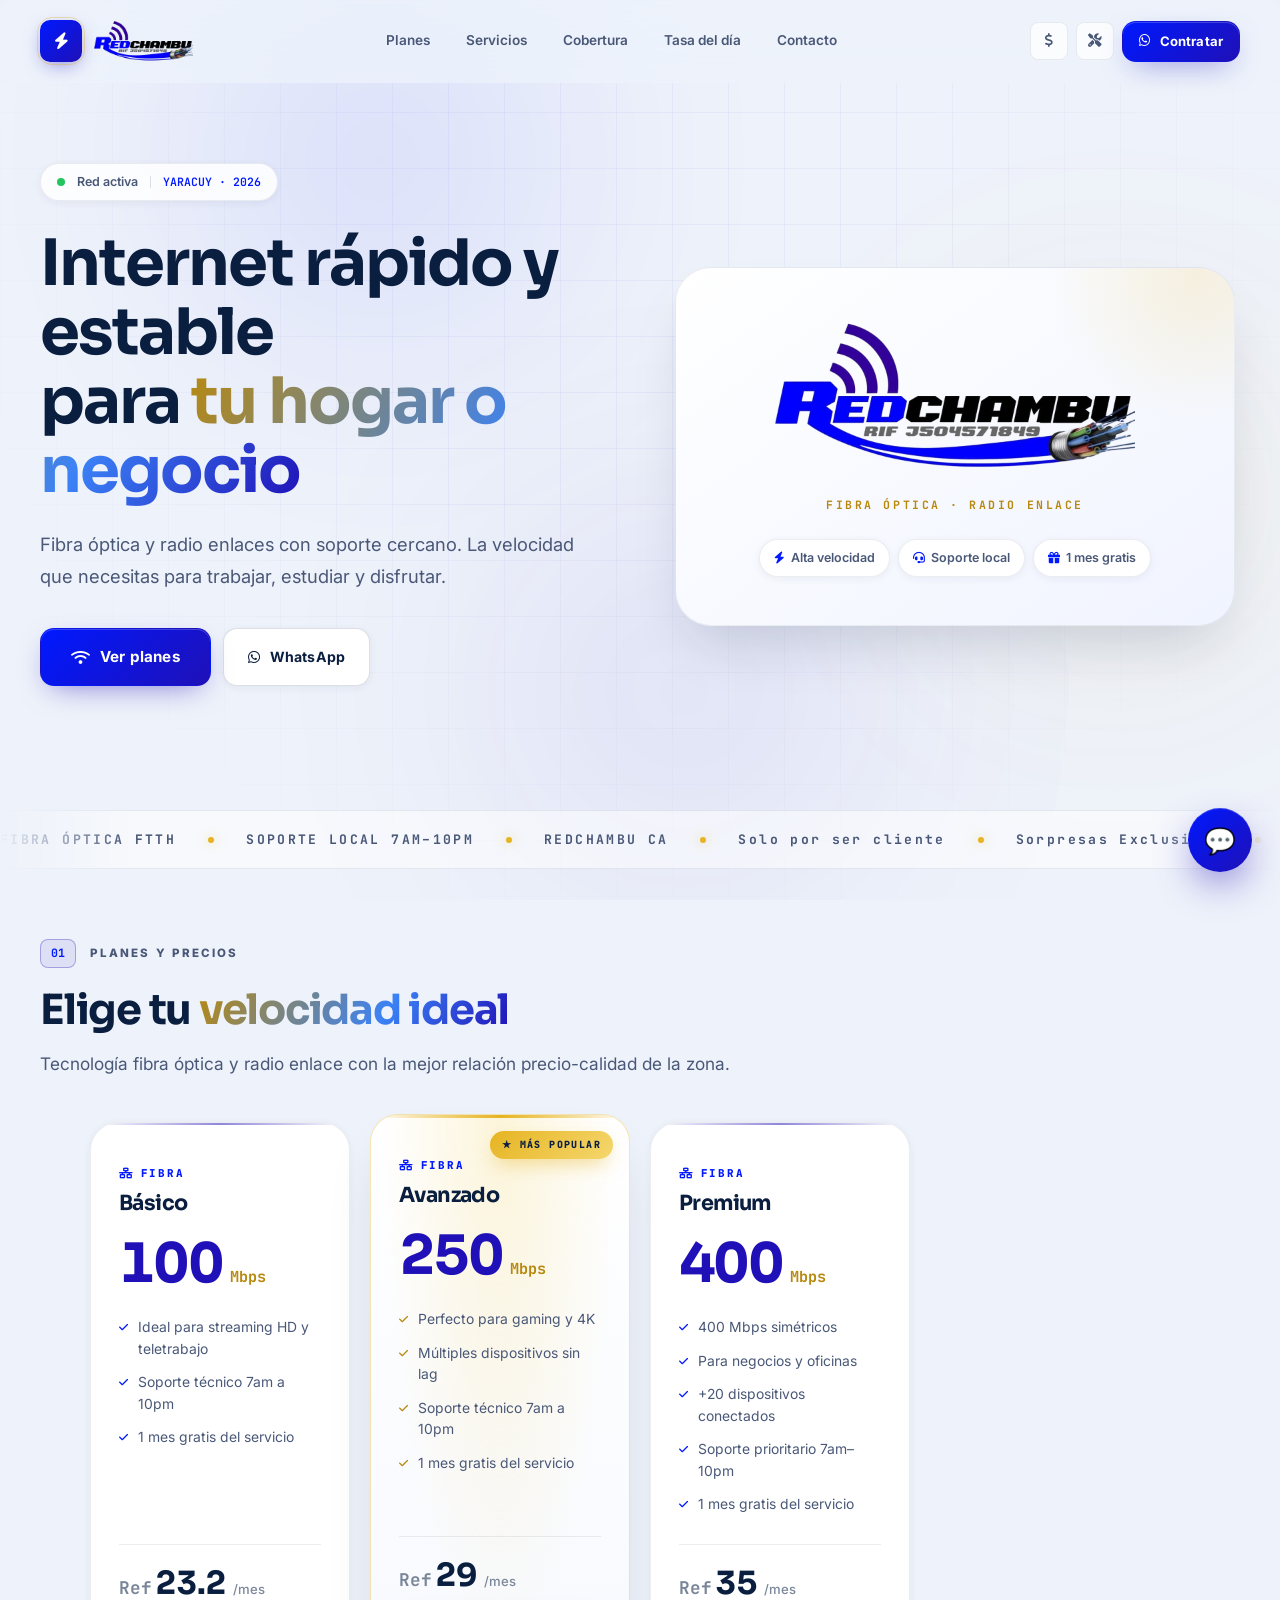
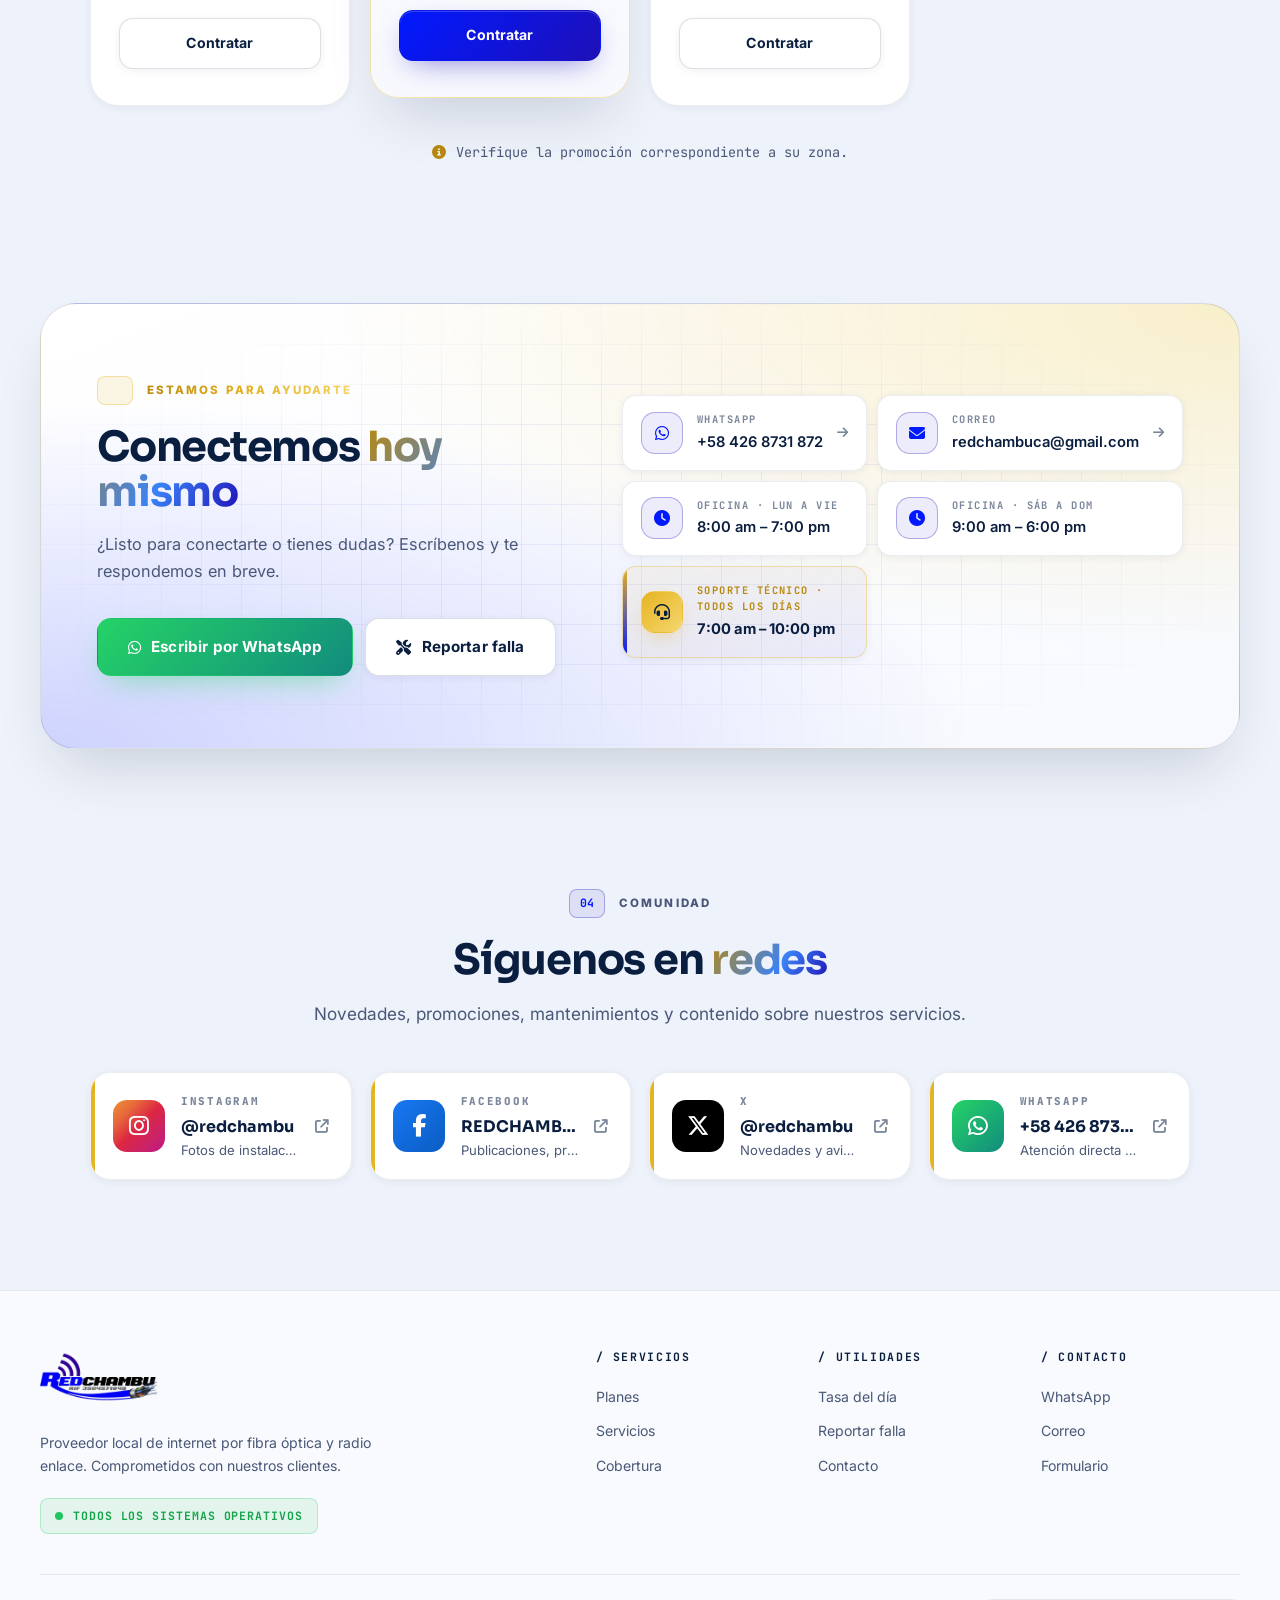
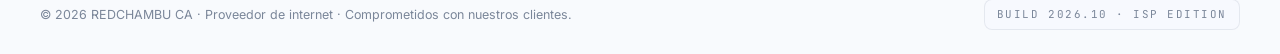
<file: index.html>
<!DOCTYPE html>
<html lang="es">
<head>
  <meta charset="UTF-8" />
  <meta name="viewport" content="width=device-width, initial-scale=1, viewport-fit=cover" />
  <meta name="theme-color" content="#eef2fa">
  <meta name="description" content="REDCHAMBU CA — Internet de fibra óptica y radio enlace en tu zona. Planes desde $23.2, soporte local y cobertura en crecimiento.">

  <meta property="og:type" content="website">
  <meta property="og:url" content="https://redchambucave.github.io/">
  <meta property="og:title" content="REDCHAMBU CA | Internet de confianza">
  <meta property="og:description" content="Fibra Óptica y Radio Enlaces. Planes desde $23.2. Consulta cobertura.">
  <meta property="og:image" content="https://redchambucave.github.io/web/img/RedChambuCA.png">
  <meta property="og:locale" content="es_VE">

  <title>REDCHAMBU CA | Internet de confianza en tu zona</title>

  <link rel="icon" type="image/webp" href="img/RedChambuCA.webp">
  <link rel="apple-touch-icon" href="img/RedChambuCA.webp">

  <link rel="preconnect" href="https://fonts.googleapis.com">
  <link rel="preconnect" href="https://fonts.gstatic.com" crossorigin>
  <link href="https://fonts.googleapis.com/css2?family=Inter:wght@400;500;600;700;800&family=Sora:wght@600;700;800&family=JetBrains+Mono:wght@500;700&display=swap" rel="stylesheet">

  <link rel="preconnect" href="https://cdnjs.cloudflare.com">
  <link rel="stylesheet" href="https://cdnjs.cloudflare.com/ajax/libs/font-awesome/6.7.2/css/all.min.css">

  <link rel="stylesheet" href="css/main.css">
  <link rel="stylesheet" href="css/home.css?v=4">
  <link rel="stylesheet" href="css/bot.css">
</head>
<body>

  <!-- Atmósfera -->
  <div class="atmo" aria-hidden="true">
    <div class="atmo-grid"></div>
    <div class="atmo-glow a"></div>
    <div class="atmo-glow b"></div>
    <div class="atmo-glow c"></div>
  </div>

  <!-- Header -->
  <header class="hdr" id="hdr">
    <div class="wrap hdr-inner">
      <a href="index.html" class="hdr-logo" aria-label="REDCHAMBU CA - Inicio">
        <span class="logo-mark"><i class="fas fa-bolt"></i></span>
        <img src="img/RedChambuCA.webp" alt="REDCHAMBU CA" width="160" height="36" decoding="async">
      </a>

      <nav class="hdr-nav" aria-label="Principal">
        <a href="index.html"> Planes</a>
        <a href="servicios.html"> Servicios</a>
        <a href="cobertura.html"> Cobertura</a>
        <a href="tasa.html"> Tasa del día</a>
        <a href="index.html#contacto"> Contacto</a>
      </nav>

      <div class="hdr-actions">
        <a href="tasa.html" class="hdr-utility" aria-label="Tasa del día"><i class="fas fa-dollar-sign"></i></a>
        <a href="reporte.html" class="hdr-utility" aria-label="Reportar falla"><i class="fas fa-tools"></i></a>
        <a href="https://wa.me/584268731872" target="_blank" rel="noopener noreferrer" class="btn btn-primary btn-sm">
          <i class="fab fa-whatsapp"></i> Contratar
        </a>
        <button class="hdr-menu" id="menuBtn" aria-label="Abrir menú" aria-expanded="false" aria-controls="mnav">
          <i class="fas fa-bars"></i>
        </button>
      </div>
    </div>
  </header>

  <!-- Menú móvil -->
  <div class="mnav" id="mnav" aria-hidden="true">
    <div class="mnav-top">
      <img src="img/RedChambuCA.webp" alt="REDCHAMBU CA" width="160" height="36">
      <button class="mnav-close" id="menuClose" aria-label="Cerrar menú"><i class="fas fa-times"></i></button>
    </div>
    <ul class="mnav-list">
      <li><a href="index.html" data-close><i class="fas fa-wifi"></i> Planes</a></li>
      <li><a href="servicios.html" data-close><i class="fas fa-th-large"></i> Servicios</a></li>
      <li><a href="cobertura.html" data-close><i class="fas fa-map-marked-alt"></i> Cobertura</a></li>
      <li><a href="tasa.html" data-close><i class="fas fa-dollar-sign"></i> Tasa del día</a></li>
      <li><a href="reporte.html" data-close><i class="fas fa-tools"></i> Reportar falla</a></li>
      <li><a href="index.html#contacto" data-close><i class="fas fa-headset"></i> Contacto</a></li>
    </ul>
    <div class="mnav-foot">
      <a href="https://wa.me/584268731872" target="_blank" rel="noopener noreferrer" class="btn btn-wa">
        <i class="fab fa-whatsapp"></i> Escribir por WhatsApp
      </a>
      <small>REDCHAMBU CA · Internet de confianza</small>
    </div>
  </div>

  <main>
    <!-- HERO -->
    <section class="hero">
      <div class="wrap hero-inner">
        <div class="hero-copy">
          <div class="hero-tag">
            <span class="pulse-dot"></span>
            <span>Red activa</span>
            <span class="hero-tag-sep"></span>
            <span class="mono">YARACUY · 2026</span>
          </div>

          <h1 class="hero-title">
            Internet rápido y estable<br>
            para <em>tu hogar o negocio</em>
          </h1>

          <p class="hero-lede">
            Fibra óptica y radio enlaces con soporte cercano. La velocidad que necesitas para trabajar, estudiar y disfrutar.
          </p>

          <div class="hero-cta">
            <a href="#planes" class="btn btn-primary btn-lg"><i class="fas fa-wifi"></i> Ver planes</a>
            <a href="https://wa.me/584268731872?text=Hola%20REDCHAMBU%20CA,%20quiero%20informaci%C3%B3n%20sobre%20sus%20planes" target="_blank" rel="noopener noreferrer" class="btn btn-outline">
              <i class="fab fa-whatsapp"></i> WhatsApp
            </a>
          </div>
        </div>

        <!-- HERO IMAGE (logo grande) -->
        <div class="hero-image">
          <div class="hero-illustration">
            <img src="img/RedChambuCA.webp" alt="REDCHAMBU CA" width="600" height="180" decoding="async">
            <div class="hero-tagline mono">Fibra Óptica · Radio Enlace</div>
            <div class="hero-chips">
              <span class="chip"><i class="fas fa-bolt"></i> Alta velocidad</span>
              <span class="chip"><i class="fas fa-headset"></i> Soporte local</span>
              <span class="chip"><i class="fas fa-gift"></i> 1 mes gratis</span>
            </div>
          </div>
        </div>
      </div>

      <!-- Marquee -->
      <div class="marquee" aria-hidden="true">
        <div class="marquee-track">
          <span>FIBRA ÓPTICA FTTH</span><span class="dot"></span>
          <span>SOPORTE LOCAL 7AM–10PM</span><span class="dot"></span>
          <span>REDCHAMBU CA</span><span class="dot"></span>
          <span>Solo por ser cliente</span><span class="dot"></span>
          <span>Sorpresas Exclusivas</span><span class="dot"></span>
          <span>SOPORTE LOCAL 7AM–10PM</span><span class="dot"></span>
          <span>🎁 Promoción vigente </span><span class="dot"></span>
          <span>FIBRA ÓPTICA FTTH</span><span class="dot"></span>
          <span>SOPORTE LOCAL 7AM–10PM</span><span class="dot"></span>
          <span>REDCHAMBU CA</span><span class="dot"></span>
          <span>Solo por ser cliente</span><span class="dot"></span>
          <span>Sorpresas Exclusivas</span><span class="dot"></span>
          <span>SOPORTE LOCAL 7AM–10PM</span><span class="dot"></span>
          <span>🎁 Promoción vigente </span><span class="dot"></span>
          <span>FIBRA ÓPTICA FTTH</span><span class="dot"></span>
          <span>SOPORTE LOCAL 7AM–10PM</span><span class="dot"></span>
          <span>REDCHAMBU CA</span><span class="dot"></span>
          <span>Solo por ser cliente</span><span class="dot"></span>
          <span>Sorpresas Exclusivas</span><span class="dot"></span>
          <span>SOPORTE LOCAL 7AM–10PM</span><span class="dot"></span>
          <span>🎁 Promoción vigente </span><span class="dot"></span>
          
        </div>
      </div>
    </section>

    <!-- PLANES -->
    <section id="planes" class="sect">
      <div class="wrap">
        <div class="sect-head">
          <div class="sect-meta">
            <span class="sect-num mono">01</span>
            <span class="sect-eyebrow">Planes y precios</span>
          </div>
          <h2>Elige tu <em>velocidad ideal</em></h2>
          <p>Tecnología fibra óptica y radio enlace con la mejor relación precio-calidad de la zona.</p>
        </div>

        <div class="plans" data-planes></div>

        <p class="plans-note mono">
          <i class="fas fa-info-circle"></i>
          Verifique la promoción correspondiente a su zona.
        </p>
      </div>
    </section>

    <!-- AVISOS DE LA RED -->
    <section id="avisos" class="sect" hidden>
      <div class="wrap">
        <div class="avisos-panel">
          <div class="sect-head center">
            <div class="sect-meta center">
              <span class="sect-num mono gold">02</span>
              <span class="sect-eyebrow gold">Estado del servicio</span>
            </div>
            <h2>Avisos de <em>la red</em></h2>
            <p>Consulta el estado de nuestra red y los mantenimientos programados.</p>
          </div>

          <div class="fallas-container" data-fallas></div>

          <div class="fallas-cta">
            <p>¿Tienes una falla que no aparece en la lista?</p>
            <a href="reporte.html" class="btn btn-outline">
              <i class="fas fa-tools"></i> Reportar falla
            </a>
          </div>
        </div>
      </div>
    </section>
    
    <!-- CONTACTO -->
    <section id="contacto" class="sect">
      <div class="wrap">
        <div class="cta-block" data-contacto></div>
      </div>
    </section>
  </main>

      <!-- REDES SOCIALES -->
    <section id="redes" class="sect">
      <div class="wrap">
        <div class="sect-head center">
          <div class="sect-meta center">
            <span class="sect-num mono">04</span>
            <span class="sect-eyebrow">Comunidad</span>
          </div>
          <h2>Síguenos en <em>redes</em></h2>
          <p>Novedades, promociones, mantenimientos y contenido sobre nuestros servicios.</p>
        </div>

        <div class="social-grid" data-social></div>
      </div>
    </section>

  <!-- Footer -->
  <footer class="ft">
    <div class="wrap">
      <div class="ft-top">
        <div class="ft-brand">
          <img src="img/RedChambuCA.webp" alt="REDCHAMBU CA" width="160" height="42" loading="lazy" decoding="async">
          <p>Proveedor local de internet por fibra óptica y radio enlace. Comprometidos con nuestros clientes.</p>
          <div class="ft-status mono">
            <span class="pulse-dot"></span>
            Todos los sistemas operativos
          </div>
        </div>

        <div class="ft-cols">
          <div class="ft-col">
            <h4 class="mono">/ Servicios</h4>
            <a href="index.html#planes">Planes</a>
            <a href="servicios.html">Servicios</a>
            <a href="cobertura.html">Cobertura</a>
          </div>
          <div class="ft-col">
            <h4 class="mono">/ Utilidades</h4>
            <a href="tasa.html">Tasa del día</a>
            <a href="reporte.html">Reportar falla</a>
            <a href="index.html#contacto">Contacto</a>
          </div>
          <div class="ft-col">
            <h4 class="mono">/ Contacto</h4>
            <a href="https://wa.me/584268731872" target="_blank" rel="noopener noreferrer">WhatsApp</a>
            <a href="mailto:redchambuca@gmail.com">Correo</a>
            <a href="index.html#contacto">Formulario</a>
          </div>
        </div>
      </div>

      <div class="ft-bottom">
        <p>&copy; 2026 REDCHAMBU CA · Proveedor de internet · Comprometidos con nuestros clientes.</p>
        <span class="ft-code mono">BUILD 2026.10 · ISP EDITION</span>
      </div>
    </div>
  </footer>

  <script src="js/data.js"></script>
  <script src="js/fallas.js"></script>
  <script src="js/main.js" defer></script>

</body>
</html>
</file>
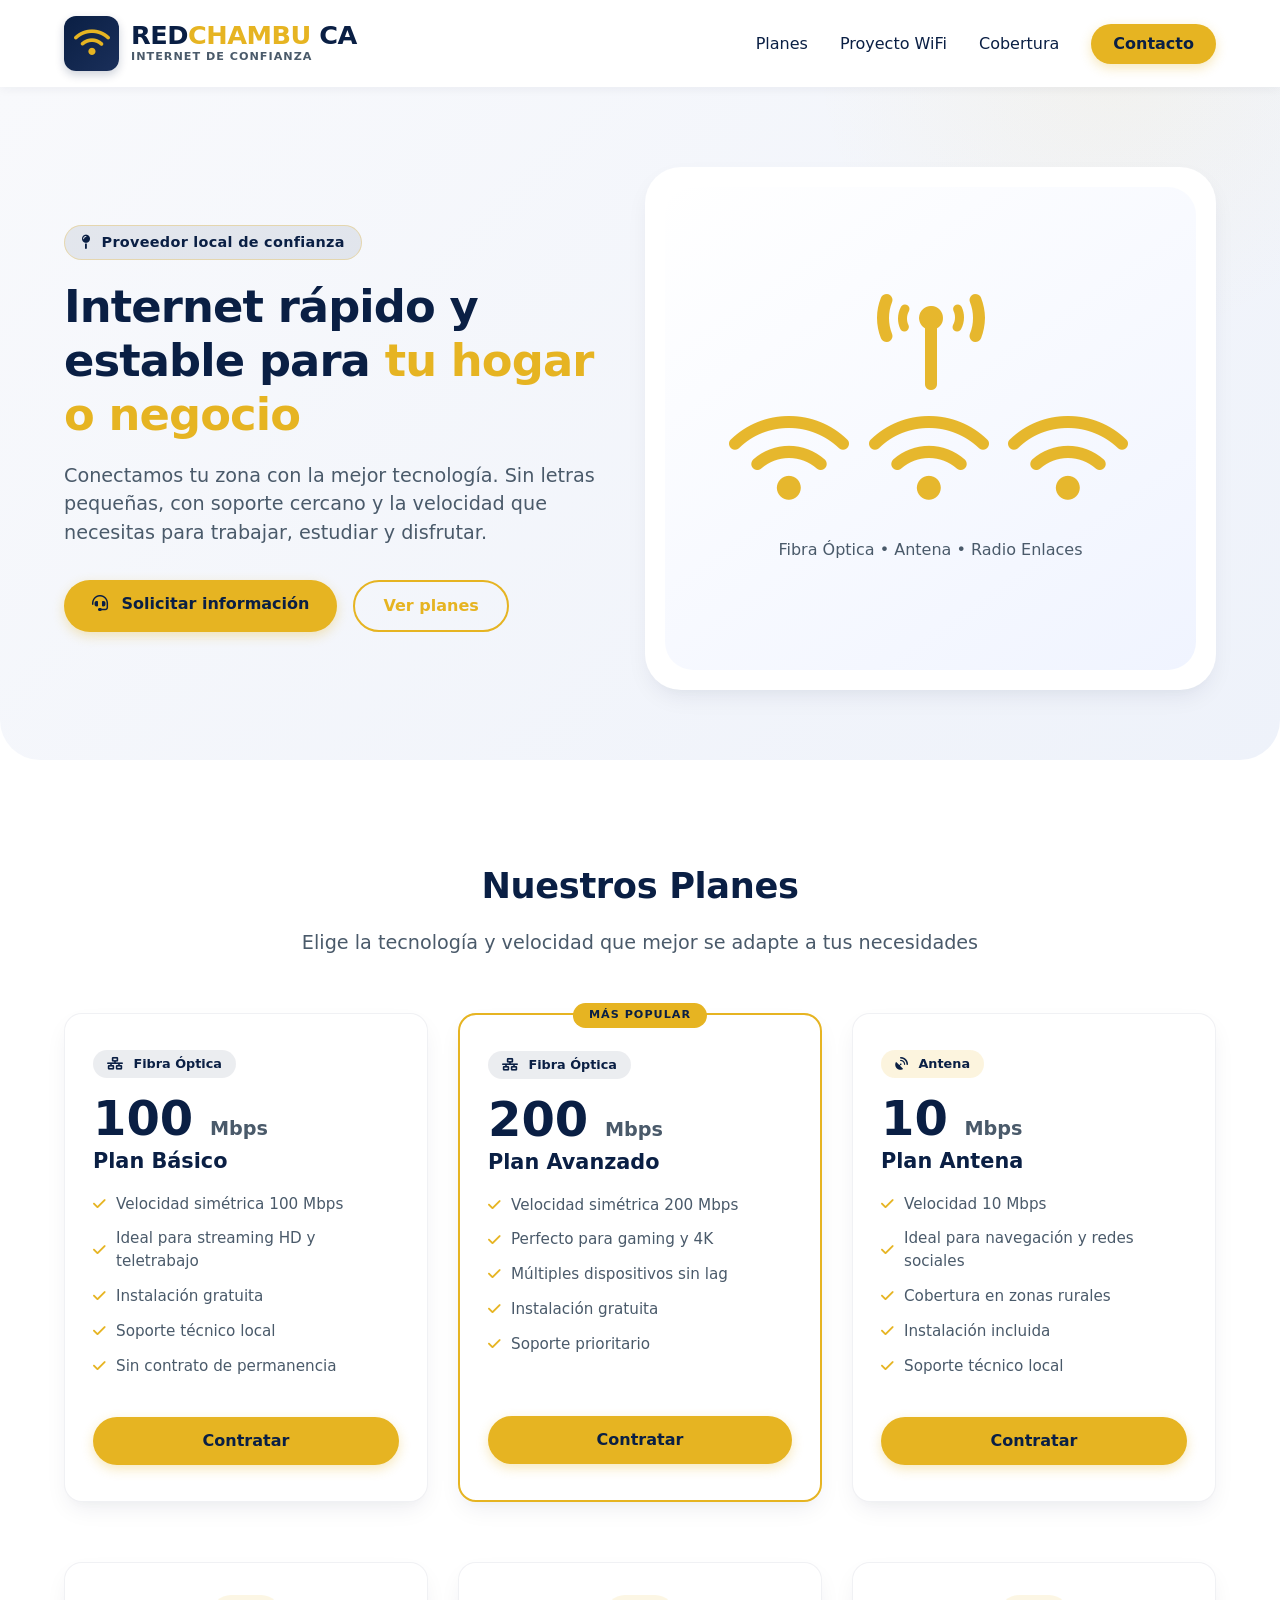
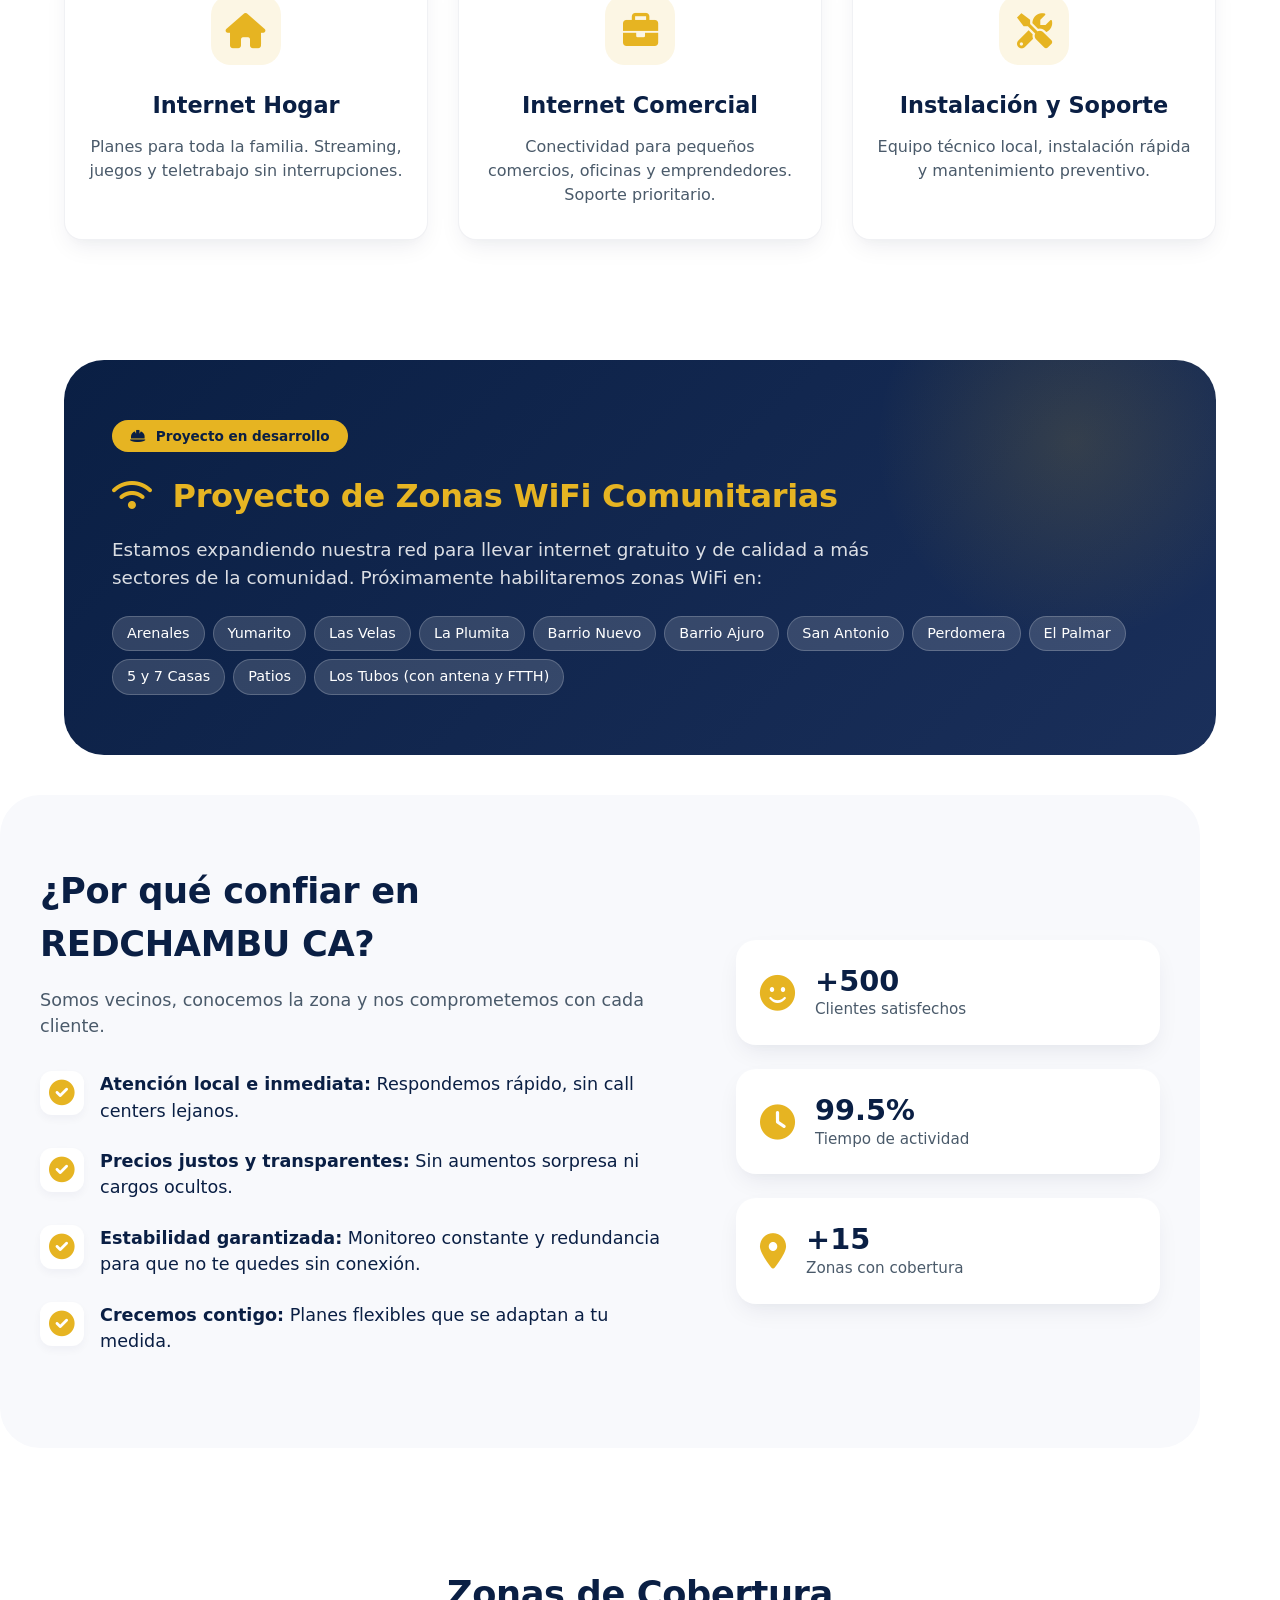
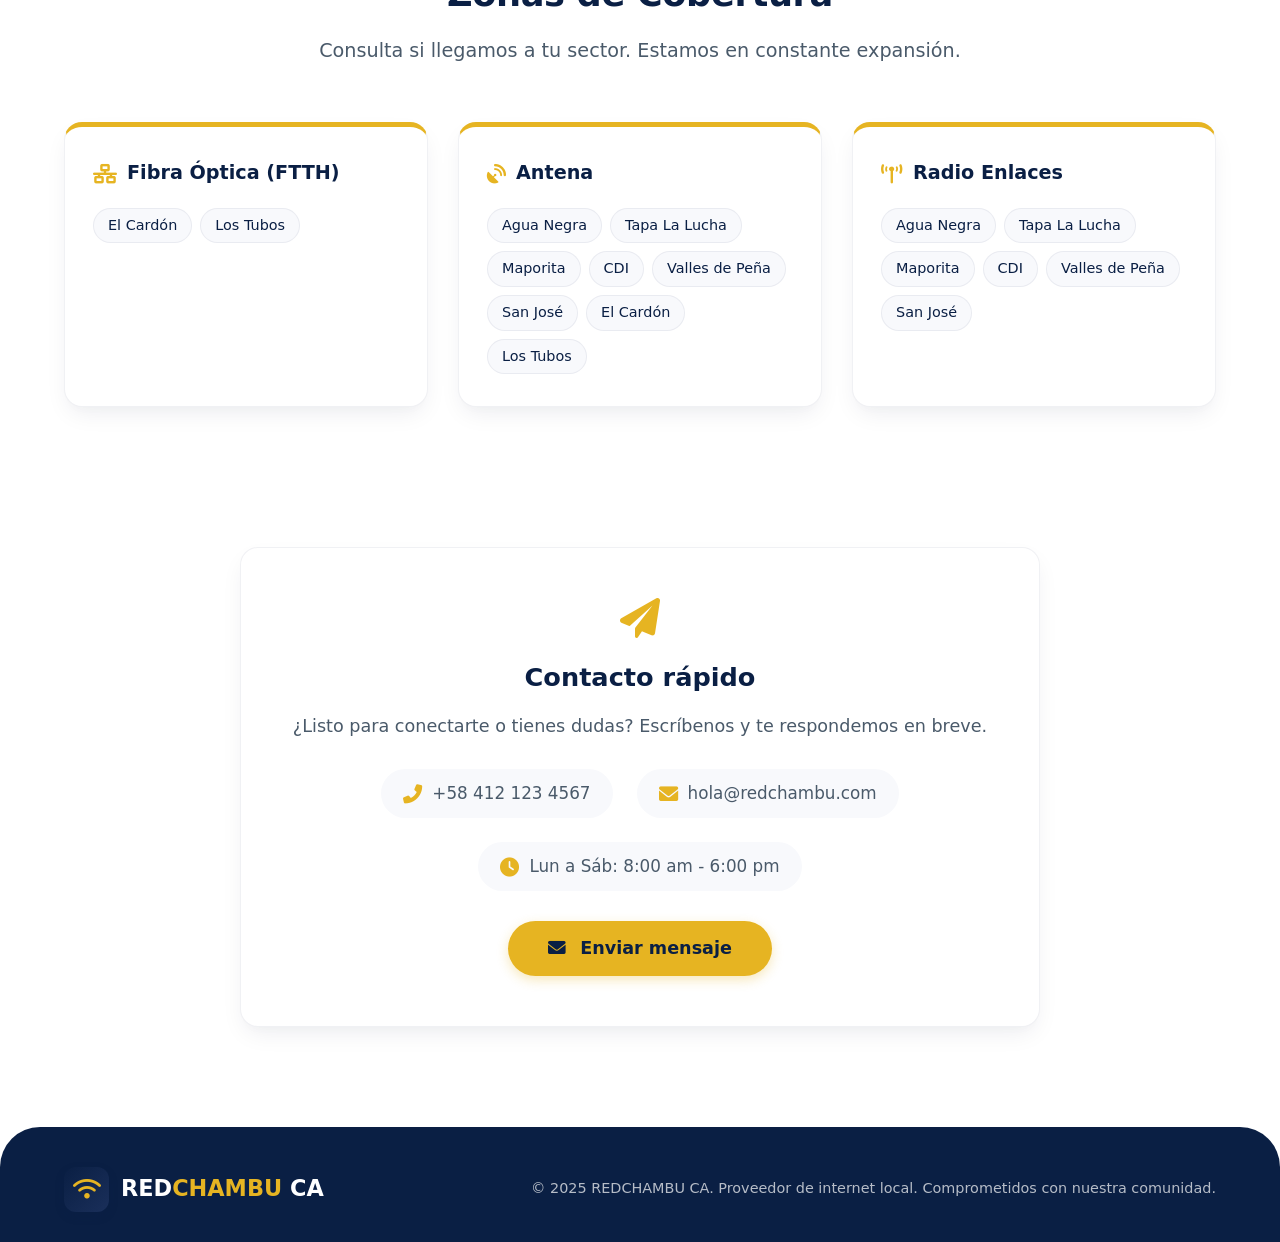
<file: main.html>
<!DOCTYPE html>
<html lang="es">
<head>
  <meta charset="UTF-8">
  <meta name="viewport" content="width=device-width, initial-scale=1.0">
  <title>REDCHAMBU CA | Internet de confianza en tu zona</title>
  <!-- Font Awesome para íconos -->
  <link rel="stylesheet" href="https://cdnjs.cloudflare.com/ajax/libs/font-awesome/6.0.0-beta3/css/all.min.css">
  <style>
    /* Reset y variables - Colores corporativos: Azul Marino y Mostaza */
    * {
      margin: 0;
      padding: 0;
      box-sizing: border-box;
    }

    :root {
      --navy: #0a1f44;          /* Azul Marino principal */
      --navy-light: #1a2f5a;    /* Azul Marino más claro */
      --navy-soft: #2a3f6a;     /* Azul Marino suave */
      --mustard: #e6b422;       /* Mostaza principal */
      --mustard-dark: #c99f1a;  /* Mostaza oscuro para hover */
      --mustard-light: #f5d76e; /* Mostaza claro para detalles */
      --light-bg: #f8f9fc;
      --dark-text: #0a1f44;
      --gray-text: #4a5a6a;
      --white: #ffffff;
      --shadow: 0 10px 25px -5px rgba(10, 31, 68, 0.08), 0 8px 10px -6px rgba(10, 31, 68, 0.02);
      --border-radius: 18px;
    }

    body {
      font-family: 'Inter', system-ui, -apple-system, 'Segoe UI', Roboto, 'Helvetica Neue', sans-serif;
      background-color: var(--white);
      color: var(--dark-text);
      line-height: 1.5;
    }

    .container {
      max-width: 1200px;
      margin: 0 auto;
      padding: 0 24px;
    }

    h1 {
      font-size: 2.8rem;
      font-weight: 700;
      line-height: 1.2;
      letter-spacing: -0.02em;
    }

    h2 {
      font-size: 2rem;
      font-weight: 600;
      letter-spacing: -0.01em;
      margin-bottom: 1rem;
    }

    h3 {
      font-size: 1.4rem;
      font-weight: 600;
      margin-bottom: 1rem;
    }

    p {
      color: var(--gray-text);
      font-size: 1.1rem;
    }

    /* Botones */
    .btn {
      display: inline-block;
      background-color: var(--mustard);
      color: var(--navy);
      font-weight: 700;
      padding: 12px 28px;
      border-radius: 40px;
      text-decoration: none;
      transition: all 0.2s ease;
      border: none;
      cursor: pointer;
      font-size: 1rem;
      box-shadow: 0 4px 12px rgba(230, 180, 34, 0.3);
    }

    .btn:hover {
      background-color: var(--mustard-dark);
      transform: translateY(-2px);
      box-shadow: 0 8px 18px rgba(230, 180, 34, 0.4);
    }

    .btn-outline {
      background-color: transparent;
      border: 2px solid var(--mustard);
      color: var(--mustard);
      box-shadow: none;
    }

    .btn-outline:hover {
      background-color: var(--mustard);
      color: var(--navy);
    }

    /* Header / Nav */
    header {
      padding: 16px 0;
      background-color: var(--white);
      box-shadow: 0 2px 10px rgba(10, 31, 68, 0.05);
      position: sticky;
      top: 0;
      z-index: 10;
      backdrop-filter: blur(6px);
      background-color: rgba(255, 255, 255, 0.95);
    }

    .header-flex {
      display: flex;
      justify-content: space-between;
      align-items: center;
    }

    /* Logo con espacio para imagen */
    .logo {
      display: flex;
      align-items: center;
      gap: 12px;
      text-decoration: none;
    }

    .logo-img {
      width: 55px;
      height: 55px;
      border-radius: 12px;
      background: linear-gradient(135deg, var(--navy) 0%, var(--navy-light) 100%);
      display: flex;
      align-items: center;
      justify-content: center;
      color: var(--mustard);
      font-size: 1.8rem;
      box-shadow: 0 4px 10px rgba(10, 31, 68, 0.2);
      overflow: hidden;
    }

    .logo-img img {
      width: 100%;
      height: 100%;
      object-fit: cover;
    }

    .logo-text {
      display: flex;
      flex-direction: column;
    }

    .logo-text .brand {
      font-size: 1.6rem;
      font-weight: 800;
      color: var(--navy);
      line-height: 1.1;
      letter-spacing: -0.5px;
    }

    .logo-text .brand span {
      color: var(--mustard);
    }

    .logo-text .tagline {
      font-size: 0.7rem;
      font-weight: 600;
      color: var(--gray-text);
      letter-spacing: 1px;
      text-transform: uppercase;
    }

    nav ul {
      display: flex;
      list-style: none;
      gap: 32px;
      align-items: center;
    }

    nav ul li a {
      text-decoration: none;
      color: var(--dark-text);
      font-weight: 500;
      transition: color 0.2s;
    }

    nav ul li a:hover {
      color: var(--mustard);
    }

    /* Hero section */
    .hero {
      padding: 80px 0 70px;
      background: linear-gradient(135deg, #f8f9fc 0%, #eef2fa 100%);
      border-radius: 0 0 40px 40px;
      margin-bottom: 20px;
      position: relative;
      overflow: hidden;
    }

    .hero::before {
      content: '';
      position: absolute;
      top: -50%;
      right: -10%;
      width: 600px;
      height: 600px;
      background: radial-gradient(circle, rgba(230, 180, 34, 0.06) 0%, transparent 70%);
      border-radius: 50%;
    }

    .hero-content {
      display: flex;
      align-items: center;
      gap: 50px;
      position: relative;
      z-index: 1;
    }

    .hero-text {
      flex: 1;
    }

    .hero-text .badge {
      display: inline-block;
      background-color: rgba(10, 31, 68, 0.08);
      color: var(--navy);
      font-weight: 600;
      font-size: 0.9rem;
      padding: 6px 16px;
      border-radius: 40px;
      margin-bottom: 20px;
      letter-spacing: 0.3px;
      border: 1px solid rgba(230, 180, 34, 0.3);
    }

    .hero-text h1 {
      margin-bottom: 20px;
      color: var(--navy);
    }

    .hero-text h1 .highlight {
      color: var(--mustard);
      position: relative;
    }

    .hero-text p {
      font-size: 1.2rem;
      margin-bottom: 32px;
      max-width: 550px;
    }

    .hero-cta {
      display: flex;
      gap: 16px;
      flex-wrap: wrap;
    }

    .hero-image {
      flex: 1;
      background: var(--white);
      border-radius: 36px;
      padding: 20px;
      box-shadow: var(--shadow);
      text-align: center;
      display: flex;
      justify-content: center;
      align-items: center;
    }

    .hero-illustration {
      background: linear-gradient(145deg, #ffffff, #f0f4ff);
      width: 100%;
      aspect-ratio: 1.1/1;
      border-radius: 28px;
      display: flex;
      flex-direction: column;
      align-items: center;
      justify-content: center;
      color: var(--navy);
      padding: 30px 20px;
    }

    .hero-illustration i {
      font-size: 6rem;
      color: var(--mustard);
      margin-bottom: 20px;
      opacity: 0.95;
    }

    .hero-illustration .wifi-signal {
      font-size: 2rem;
      font-weight: 600;
      letter-spacing: 4px;
      color: var(--navy);
    }

    .hero-illustration .small-text {
      font-size: 1rem;
      color: var(--gray-text);
      margin-top: 12px;
    }

    /* Sección servicios / Planes */
    .section {
      padding: 80px 0;
    }

    .section-header {
      text-align: center;
      max-width: 700px;
      margin: 0 auto 56px;
    }

    .section-header h2 {
      font-size: 2.2rem;
      color: var(--navy);
    }

    .section-header p {
      font-size: 1.2rem;
    }

    /* Planes */
    .plans-grid {
      display: grid;
      grid-template-columns: repeat(auto-fit, minmax(280px, 1fr));
      gap: 30px;
      margin-bottom: 60px;
    }

    .plan-card {
      background: var(--white);
      border-radius: var(--border-radius);
      padding: 36px 28px;
      box-shadow: var(--shadow);
      transition: all 0.25s ease;
      border: 1px solid rgba(10, 31, 68, 0.06);
      position: relative;
      display: flex;
      flex-direction: column;
    }

    .plan-card:hover {
      transform: translateY(-6px);
      box-shadow: 0 20px 30px -10px rgba(10, 31, 68, 0.15);
      border-color: rgba(230, 180, 34, 0.3);
    }

    .plan-card.featured {
      border: 2px solid var(--mustard);
      position: relative;
    }

    .plan-card.featured::before {
      content: 'MÁS POPULAR';
      position: absolute;
      top: -12px;
      left: 50%;
      transform: translateX(-50%);
      background: var(--mustard);
      color: var(--navy);
      font-size: 0.7rem;
      font-weight: 800;
      padding: 4px 16px;
      border-radius: 40px;
      letter-spacing: 1px;
    }

    .plan-type {
      display: inline-block;
      font-size: 0.8rem;
      font-weight: 700;
      padding: 4px 14px;
      border-radius: 40px;
      margin-bottom: 16px;
      align-self: flex-start;
    }

    .plan-type.fiber {
      background: rgba(10, 31, 68, 0.08);
      color: var(--navy);
    }

    .plan-type.antenna {
      background: rgba(230, 180, 34, 0.15);
      color: var(--navy);
    }

    .plan-speed {
      font-size: 3rem;
      font-weight: 800;
      color: var(--navy);
      line-height: 1;
      margin-bottom: 4px;
    }

    .plan-speed span {
      font-size: 1.2rem;
      font-weight: 600;
      color: var(--gray-text);
    }

    .plan-name {
      font-size: 1.3rem;
      font-weight: 700;
      color: var(--navy);
      margin-bottom: 16px;
    }

    .plan-features {
      list-style: none;
      margin-bottom: 28px;
      flex-grow: 1;
    }

    .plan-features li {
      display: flex;
      align-items: center;
      gap: 10px;
      margin-bottom: 12px;
      color: var(--gray-text);
      font-size: 0.95rem;
    }

    .plan-features li i {
      color: var(--mustard);
      font-size: 0.9rem;
    }

    .plan-card .btn {
      width: 100%;
      text-align: center;
    }

    /* Servicios adicionales */
    .services-grid {
      display: grid;
      grid-template-columns: repeat(auto-fit, minmax(260px, 1fr));
      gap: 30px;
    }

    .service-card {
      background: var(--white);
      border-radius: var(--border-radius);
      padding: 32px 24px;
      box-shadow: var(--shadow);
      transition: all 0.25s ease;
      border: 1px solid rgba(10, 31, 68, 0.06);
      text-align: center;
    }

    .service-card:hover {
      transform: translateY(-6px);
      box-shadow: 0 20px 30px -10px rgba(10, 31, 68, 0.12);
      border-color: rgba(230, 180, 34, 0.3);
    }

    .service-icon {
      background: rgba(230, 180, 34, 0.12);
      width: 70px;
      height: 70px;
      border-radius: 20px;
      display: flex;
      align-items: center;
      justify-content: center;
      margin: 0 auto 24px;
    }

    .service-icon i {
      font-size: 2.2rem;
      color: var(--mustard);
    }

    .service-card h3 {
      color: var(--navy);
      margin-bottom: 12px;
    }

    .service-card p {
      font-size: 1rem;
    }

    /* Proyecto Zonas WiFi */
    .wifi-project {
      background: linear-gradient(135deg, var(--navy) 0%, var(--navy-light) 100%);
      border-radius: 40px;
      padding: 60px 48px;
      margin: 40px 0;
      color: white;
      position: relative;
      overflow: hidden;
    }

    .wifi-project::before {
      content: '';
      position: absolute;
      top: -30%;
      right: -5%;
      width: 400px;
      height: 400px;
      background: radial-gradient(circle, rgba(230, 180, 34, 0.15) 0%, transparent 70%);
      border-radius: 50%;
    }

    .wifi-project h2 {
      color: var(--mustard);
      font-size: 2rem;
      margin-bottom: 16px;
      position: relative;
      z-index: 1;
    }

    .wifi-project p {
      color: rgba(255, 255, 255, 0.85);
      font-size: 1.15rem;
      max-width: 800px;
      margin-bottom: 12px;
      position: relative;
      z-index: 1;
    }

    .wifi-project .status-badge {
      display: inline-block;
      background: var(--mustard);
      color: var(--navy);
      font-weight: 700;
      font-size: 0.85rem;
      padding: 6px 18px;
      border-radius: 40px;
      margin-bottom: 20px;
      position: relative;
      z-index: 1;
    }

    /* Confianza */
    .trust-section {
      background: var(--light-bg);
      border-radius: 40px;
      padding: 70px 40px;
      margin: 40px 0;
    }

    .trust-flex {
      display: flex;
      align-items: center;
      gap: 60px;
    }

    .trust-text {
      flex: 1.2;
    }

    .trust-text h2 {
      color: var(--navy);
      font-size: 2.2rem;
    }

    .trust-list {
      list-style: none;
      margin-top: 32px;
    }

    .trust-list li {
      display: flex;
      align-items: flex-start;
      gap: 16px;
      margin-bottom: 24px;
      font-size: 1.1rem;
    }

    .trust-list li i {
      color: var(--mustard);
      font-size: 1.6rem;
      background: white;
      width: 44px;
      height: 44px;
      border-radius: 12px;
      display: flex;
      align-items: center;
      justify-content: center;
      box-shadow: 0 4px 8px rgba(10, 31, 68, 0.04);
      flex-shrink: 0;
    }

    .trust-list li strong {
      color: var(--navy);
    }

    .trust-stats {
      flex: 0.8;
      display: flex;
      flex-direction: column;
      gap: 24px;
    }

    .stat-item {
      background: var(--white);
      padding: 24px;
      border-radius: 20px;
      box-shadow: var(--shadow);
      display: flex;
      align-items: center;
      gap: 20px;
    }

    .stat-item i {
      font-size: 2.2rem;
      color: var(--mustard);
    }

    .stat-item .stat-number {
      font-size: 1.8rem;
      font-weight: 700;
      color: var(--navy);
      line-height: 1.2;
    }

    .stat-item .stat-label {
      color: var(--gray-text);
      font-size: 0.95rem;
    }

    /* Cobertura */
    .coverage-section {
      padding: 80px 0;
    }

    .coverage-grid {
      display: grid;
      grid-template-columns: repeat(auto-fit, minmax(300px, 1fr));
      gap: 30px;
    }

    .coverage-card {
      background: var(--white);
      border-radius: var(--border-radius);
      padding: 32px 28px;
      box-shadow: var(--shadow);
      border: 1px solid rgba(10, 31, 68, 0.06);
      border-top: 5px solid var(--mustard);
    }

    .coverage-card h3 {
      color: var(--navy);
      display: flex;
      align-items: center;
      gap: 10px;
      margin-bottom: 20px;
      font-size: 1.2rem;
    }

    .coverage-card h3 i {
      color: var(--mustard);
    }

    .coverage-tags {
      display: flex;
      flex-wrap: wrap;
      gap: 8px;
    }

    .coverage-tag {
      background: var(--light-bg);
      padding: 6px 14px;
      border-radius: 40px;
      font-weight: 500;
      color: var(--navy);
      font-size: 0.9rem;
      transition: all 0.15s;
      border: 1px solid rgba(10, 31, 68, 0.06);
    }

    .coverage-tag:hover {
      background: var(--mustard);
      color: var(--navy);
      border-color: var(--mustard);
    }

    /* Contacto */
    .contact-section {
      padding: 60px 0 80px;
    }

    .contact-box {
      background: var(--white);
      border-radius: var(--border-radius);
      padding: 50px 40px;
      box-shadow: var(--shadow);
      border: 1px solid rgba(10, 31, 68, 0.06);
      max-width: 800px;
      margin: 0 auto;
      text-align: center;
    }

    .contact-box i.main-icon {
      font-size: 2.5rem;
      color: var(--mustard);
      margin-bottom: 20px;
    }

    .contact-box h3 {
      color: var(--navy);
      font-size: 1.6rem;
    }

    .contact-info {
      display: flex;
      justify-content: center;
      flex-wrap: wrap;
      gap: 24px;
      margin: 30px 0;
    }

    .contact-info p {
      display: flex;
      align-items: center;
      gap: 10px;
      font-size: 1.05rem;
      background: var(--light-bg);
      padding: 12px 22px;
      border-radius: 40px;
    }

    .contact-info i {
      color: var(--mustard);
      font-size: 1.2rem;
    }

    .contact-box .btn {
      padding: 14px 40px;
      font-size: 1.1rem;
    }

    /* Footer */
    footer {
      background: var(--navy);
      color: #cdd9e9;
      padding: 40px 0 30px;
      margin-top: 20px;
      border-radius: 40px 40px 0 0;
    }

    .footer-content {
      display: flex;
      justify-content: space-between;
      align-items: center;
      flex-wrap: wrap;
      gap: 20px;
    }

    .footer-logo {
      display: flex;
      align-items: center;
      gap: 12px;
      text-decoration: none;
    }

    .footer-logo .logo-img {
      width: 45px;
      height: 45px;
      font-size: 1.4rem;
    }

    .footer-logo .brand {
      font-size: 1.4rem;
      font-weight: 800;
      color: white;
    }

    .footer-logo .brand span {
      color: var(--mustard);
    }

    .footer-copy {
      font-size: 0.9rem;
      color: rgba(255, 255, 255, 0.7);
    }

    /* Responsive */
    @media (max-width: 900px) {
      .hero-content {
        flex-direction: column;
        text-align: center;
      }

      .hero-text p {
        margin-left: auto;
        margin-right: auto;
      }

      .hero-cta {
        justify-content: center;
      }

      .trust-flex {
        flex-direction: column;
      }

      .trust-stats {
        width: 100%;
        flex-direction: row;
        flex-wrap: wrap;
      }

      .stat-item {
        flex: 1;
        min-width: 160px;
      }

      h1 {
        font-size: 2.3rem;
      }

      .wifi-project {
        padding: 40px 24px;
      }
    }

    @media (max-width: 600px) {
      .header-flex {
        flex-direction: column;
        gap: 16px;
      }

      nav ul {
        gap: 16px;
        flex-wrap: wrap;
        justify-content: center;
      }

      .trust-section {
        padding: 40px 20px;
      }

      .hero {
        padding: 50px 0 40px;
      }

      .footer-content {
        flex-direction: column;
        text-align: center;
      }

      .contact-info {
        flex-direction: column;
        align-items: center;
      }

      .contact-info p {
        width: 100%;
        justify-content: center;
      }

      h1 {
        font-size: 1.9rem;
      }

      .section-header h2 {
        font-size: 1.8rem;
      }

      .plan-speed {
        font-size: 2.4rem;
      }
    }
  </style>
</head>
<body>

  <!-- Header -->
  <header>
    <div class="container header-flex">
      <a href="#" class="logo">
        <!-- Espacio para logo: reemplazar el div por <img src="logo.png" alt="REDCHAMBU CA"> -->
        <div class="logo-img">
          <i class="fas fa-wifi"></i>
        </div>
        <div class="logo-text">
          <span class="brand">RED<span>CHAMBU</span> CA</span>
          <span class="tagline">Internet de confianza</span>
        </div>
      </a>
      <nav>
        <ul>
          <li><a href="#planes">Planes</a></li>
          <li><a href="#proyecto">Proyecto WiFi</a></li>
          <li><a href="#cobertura">Cobertura</a></li>
          <li><a href="#contacto" class="btn" style="padding: 8px 22px;">Contacto</a></li>
        </ul>
      </nav>
    </div>
  </header>

  <main>
    <!-- Hero -->
    <section class="hero">
      <div class="container hero-content">
        <div class="hero-text">
          <span class="badge"><i class="fas fa-map-pin" style="margin-right: 6px;"></i> Proveedor local de confianza</span>
          <h1>Internet rápido y estable para <span class="highlight">tu hogar o negocio</span></h1>
          <p>Conectamos tu zona con la mejor tecnología. Sin letras pequeñas, con soporte cercano y la velocidad que necesitas para trabajar, estudiar y disfrutar.</p>
          <div class="hero-cta">
            <a href="#contacto" class="btn"><i class="fas fa-headset" style="margin-right: 8px;"></i> Solicitar información</a>
            <a href="#planes" class="btn btn-outline">Ver planes</a>
          </div>
        </div>
        <div class="hero-image">
          <div class="hero-illustration">
            <i class="fas fa-tower-broadcast"></i>
            <div class="wifi-signal"><i class="fas fa-wifi"></i> <i class="fas fa-wifi"></i> <i class="fas fa-wifi"></i></div>
            <div class="small-text">Fibra Óptica • Antena • Radio Enlaces</div>
          </div>
        </div>
      </div>
    </section>

    <!-- Planes -->
    <section id="planes" class="section">
      <div class="container">
        <div class="section-header">
          <h2>Nuestros Planes</h2>
          <p>Elige la tecnología y velocidad que mejor se adapte a tus necesidades</p>
        </div>

        <div class="plans-grid">
          <!-- Plan Fibra Básico -->
          <div class="plan-card">
            <span class="plan-type fiber"><i class="fas fa-network-wired" style="margin-right: 6px;"></i> Fibra Óptica</span>
            <div class="plan-speed">100 <span>Mbps</span></div>
            <div class="plan-name">Plan Básico</div>
            <ul class="plan-features">
              <li><i class="fas fa-check"></i> Velocidad simétrica 100 Mbps</li>
              <li><i class="fas fa-check"></i> Ideal para streaming HD y teletrabajo</li>
              <li><i class="fas fa-check"></i> Instalación gratuita</li>
              <li><i class="fas fa-check"></i> Soporte técnico local</li>
              <li><i class="fas fa-check"></i> Sin contrato de permanencia</li>
            </ul>
            <a href="#contacto" class="btn">Contratar</a>
          </div>

          <!-- Plan Fibra Avanzado (destacado) -->
          <div class="plan-card featured">
            <span class="plan-type fiber"><i class="fas fa-network-wired" style="margin-right: 6px;"></i> Fibra Óptica</span>
            <div class="plan-speed">200 <span>Mbps</span></div>
            <div class="plan-name">Plan Avanzado</div>
            <ul class="plan-features">
              <li><i class="fas fa-check"></i> Velocidad simétrica 200 Mbps</li>
              <li><i class="fas fa-check"></i> Perfecto para gaming y 4K</li>
              <li><i class="fas fa-check"></i> Múltiples dispositivos sin lag</li>
              <li><i class="fas fa-check"></i> Instalación gratuita</li>
              <li><i class="fas fa-check"></i> Soporte prioritario</li>
            </ul>
            <a href="#contacto" class="btn">Contratar</a>
          </div>

          <!-- Plan Antena -->
          <div class="plan-card">
            <span class="plan-type antenna"><i class="fas fa-satellite-dish" style="margin-right: 6px;"></i> Antena</span>
            <div class="plan-speed">10 <span>Mbps</span></div>
            <div class="plan-name">Plan Antena</div>
            <ul class="plan-features">
              <li><i class="fas fa-check"></i> Velocidad 10 Mbps</li>
              <li><i class="fas fa-check"></i> Ideal para navegación y redes sociales</li>
              <li><i class="fas fa-check"></i> Cobertura en zonas rurales</li>
              <li><i class="fas fa-check"></i> Instalación incluida</li>
              <li><i class="fas fa-check"></i> Soporte técnico local</li>
            </ul>
            <a href="#contacto" class="btn">Contratar</a>
          </div>
        </div>

        <!-- Servicios adicionales -->
        <div class="services-grid">
          <div class="service-card">
            <div class="service-icon"><i class="fas fa-home"></i></div>
            <h3>Internet Hogar</h3>
            <p>Planes para toda la familia. Streaming, juegos y teletrabajo sin interrupciones.</p>
          </div>
          <div class="service-card">
            <div class="service-icon"><i class="fas fa-briefcase"></i></div>
            <h3>Internet Comercial</h3>
            <p>Conectividad para pequeños comercios, oficinas y emprendedores. Soporte prioritario.</p>
          </div>
          <div class="service-card">
            <div class="service-icon"><i class="fas fa-tools"></i></div>
            <h3>Instalación y Soporte</h3>
            <p>Equipo técnico local, instalación rápida y mantenimiento preventivo.</p>
          </div>
        </div>
      </div>
    </section>

    <!-- Proyecto Zonas WiFi -->
    <section id="proyecto" class="container">
      <div class="wifi-project">
        <span class="status-badge"><i class="fas fa-hard-hat" style="margin-right: 6px;"></i> Proyecto en desarrollo</span>
        <h2><i class="fas fa-wifi" style="margin-right: 10px;"></i> Proyecto de Zonas WiFi Comunitarias</h2>
        <p>Estamos expandiendo nuestra red para llevar internet gratuito y de calidad a más sectores de la comunidad. Próximamente habilitaremos zonas WiFi en:</p>
        <div class="coverage-tags" style="margin-top: 24px;">
          <span class="coverage-tag" style="background: rgba(255,255,255,0.15); color: white; border-color: rgba(255,255,255,0.2);">Arenales</span>
          <span class="coverage-tag" style="background: rgba(255,255,255,0.15); color: white; border-color: rgba(255,255,255,0.2);">Yumarito</span>
          <span class="coverage-tag" style="background: rgba(255,255,255,0.15); color: white; border-color: rgba(255,255,255,0.2);">Las Velas</span>
          <span class="coverage-tag" style="background: rgba(255,255,255,0.15); color: white; border-color: rgba(255,255,255,0.2);">La Plumita</span>
          <span class="coverage-tag" style="background: rgba(255,255,255,0.15); color: white; border-color: rgba(255,255,255,0.2);">Barrio Nuevo</span>
          <span class="coverage-tag" style="background: rgba(255,255,255,0.15); color: white; border-color: rgba(255,255,255,0.2);">Barrio Ajuro</span>
          <span class="coverage-tag" style="background: rgba(255,255,255,0.15); color: white; border-color: rgba(255,255,255,0.2);">San Antonio</span>
          <span class="coverage-tag" style="background: rgba(255,255,255,0.15); color: white; border-color: rgba(255,255,255,0.2);">Perdomera</span>
          <span class="coverage-tag" style="background: rgba(255,255,255,0.15); color: white; border-color: rgba(255,255,255,0.2);">El Palmar</span>
          <span class="coverage-tag" style="background: rgba(255,255,255,0.15); color: white; border-color: rgba(255,255,255,0.2);">5 y 7 Casas</span>
          <span class="coverage-tag" style="background: rgba(255,255,255,0.15); color: white; border-color: rgba(255,255,255,0.2);">Patios</span>
          <span class="coverage-tag" style="background: rgba(255,255,255,0.15); color: white; border-color: rgba(255,255,255,0.2);">Los Tubos (con antena y FTTH)</span>
        </div>
      </div>
    </section>

    <!-- Confianza -->
    <section id="confianza" class="container trust-section">
      <div class="trust-flex">
        <div class="trust-text">
          <h2>¿Por qué confiar en REDCHAMBU CA?</h2>
          <p style="margin-bottom: 20px;">Somos vecinos, conocemos la zona y nos comprometemos con cada cliente.</p>
          <ul class="trust-list">
            <li>
              <i class="fas fa-check-circle"></i>
              <div><strong>Atención local e inmediata:</strong> Respondemos rápido, sin call centers lejanos.</div>
            </li>
            <li>
              <i class="fas fa-check-circle"></i>
              <div><strong>Precios justos y transparentes:</strong> Sin aumentos sorpresa ni cargos ocultos.</div>
            </li>
            <li>
              <i class="fas fa-check-circle"></i>
              <div><strong>Estabilidad garantizada:</strong> Monitoreo constante y redundancia para que no te quedes sin conexión.</div>
            </li>
            <li>
              <i class="fas fa-check-circle"></i>
              <div><strong>Crecemos contigo:</strong> Planes flexibles que se adaptan a tu medida.</div>
            </li>
          </ul>
        </div>
        <div class="trust-stats">
          <div class="stat-item">
            <i class="fas fa-smile"></i>
            <div>
              <div class="stat-number">+500</div>
              <div class="stat-label">Clientes satisfechos</div>
            </div>
          </div>
          <div class="stat-item">
            <i class="fas fa-clock"></i>
            <div>
              <div class="stat-number">99.5%</div>
              <div class="stat-label">Tiempo de actividad</div>
            </div>
          </div>
          <div class="stat-item">
            <i class="fas fa-map-marker-alt"></i>
            <div>
              <div class="stat-number">+15</div>
              <div class="stat-label">Zonas con cobertura</div>
            </div>
          </div>
        </div>
      </div>
    </section>

    <!-- Cobertura -->
    <section id="cobertura" class="coverage-section">
      <div class="container">
        <div class="section-header">
          <h2>Zonas de Cobertura</h2>
          <p>Consulta si llegamos a tu sector. Estamos en constante expansión.</p>
        </div>

        <div class="coverage-grid">
          <!-- Cobertura FTTH -->
          <div class="coverage-card">
            <h3><i class="fas fa-network-wired"></i> Fibra Óptica (FTTH)</h3>
            <div class="coverage-tags">
              <span class="coverage-tag">El Cardón</span>
              <span class="coverage-tag">Los Tubos</span>
            </div>
          </div>

          <!-- Cobertura Antena -->
          <div class="coverage-card">
            <h3><i class="fas fa-satellite-dish"></i> Antena</h3>
            <div class="coverage-tags">
              <span class="coverage-tag">Agua Negra</span>
              <span class="coverage-tag">Tapa La Lucha</span>
              <span class="coverage-tag">Maporita</span>
              <span class="coverage-tag">CDI</span>
              <span class="coverage-tag">Valles de Peña</span>
              <span class="coverage-tag">San José</span>
              <span class="coverage-tag">El Cardón</span>
              <span class="coverage-tag">Los Tubos</span>
            </div>
          </div>

          <!-- Cobertura Radio Enlaces -->
          <div class="coverage-card">
            <h3><i class="fas fa-broadcast-tower"></i> Radio Enlaces</h3>
            <div class="coverage-tags">
              <span class="coverage-tag">Agua Negra</span>
              <span class="coverage-tag">Tapa La Lucha</span>
              <span class="coverage-tag">Maporita</span>
              <span class="coverage-tag">CDI</span>
              <span class="coverage-tag">Valles de Peña</span>
              <span class="coverage-tag">San José</span>
            </div>
          </div>
        </div>
      </div>
    </section>

    <!-- Contacto -->
    <section id="contacto" class="contact-section">
      <div class="container">
        <div class="contact-box">
          <i class="fas fa-paper-plane main-icon"></i>
          <h3>Contacto rápido</h3>
          <p>¿Listo para conectarte o tienes dudas? Escríbenos y te respondemos en breve.</p>
          <div class="contact-info">
            <p><i class="fas fa-phone-alt"></i> +58 412 123 4567</p>
            <p><i class="fas fa-envelope"></i> hola@redchambu.com</p>
            <p><i class="fas fa-clock"></i> Lun a Sáb: 8:00 am - 6:00 pm</p>
          </div>
          <a href="mailto:hola@redchambu.com" class="btn"><i class="fas fa-envelope" style="margin-right: 8px;"></i> Enviar mensaje</a>
        </div>
      </div>
    </section>
  </main>

  <!-- Footer -->
  <footer>
    <div class="container footer-content">
      <a href="#" class="footer-logo">
        <div class="logo-img">
          <i class="fas fa-wifi"></i>
        </div>
        <span class="brand">RED<span>CHAMBU</span> CA</span>
      </a>
      <div class="footer-copy">
        &copy; 2025 REDCHAMBU CA. Proveedor de internet local. Comprometidos con nuestra comunidad.
      </div>
    </div>
  </footer>

</body>
</html>
</file>
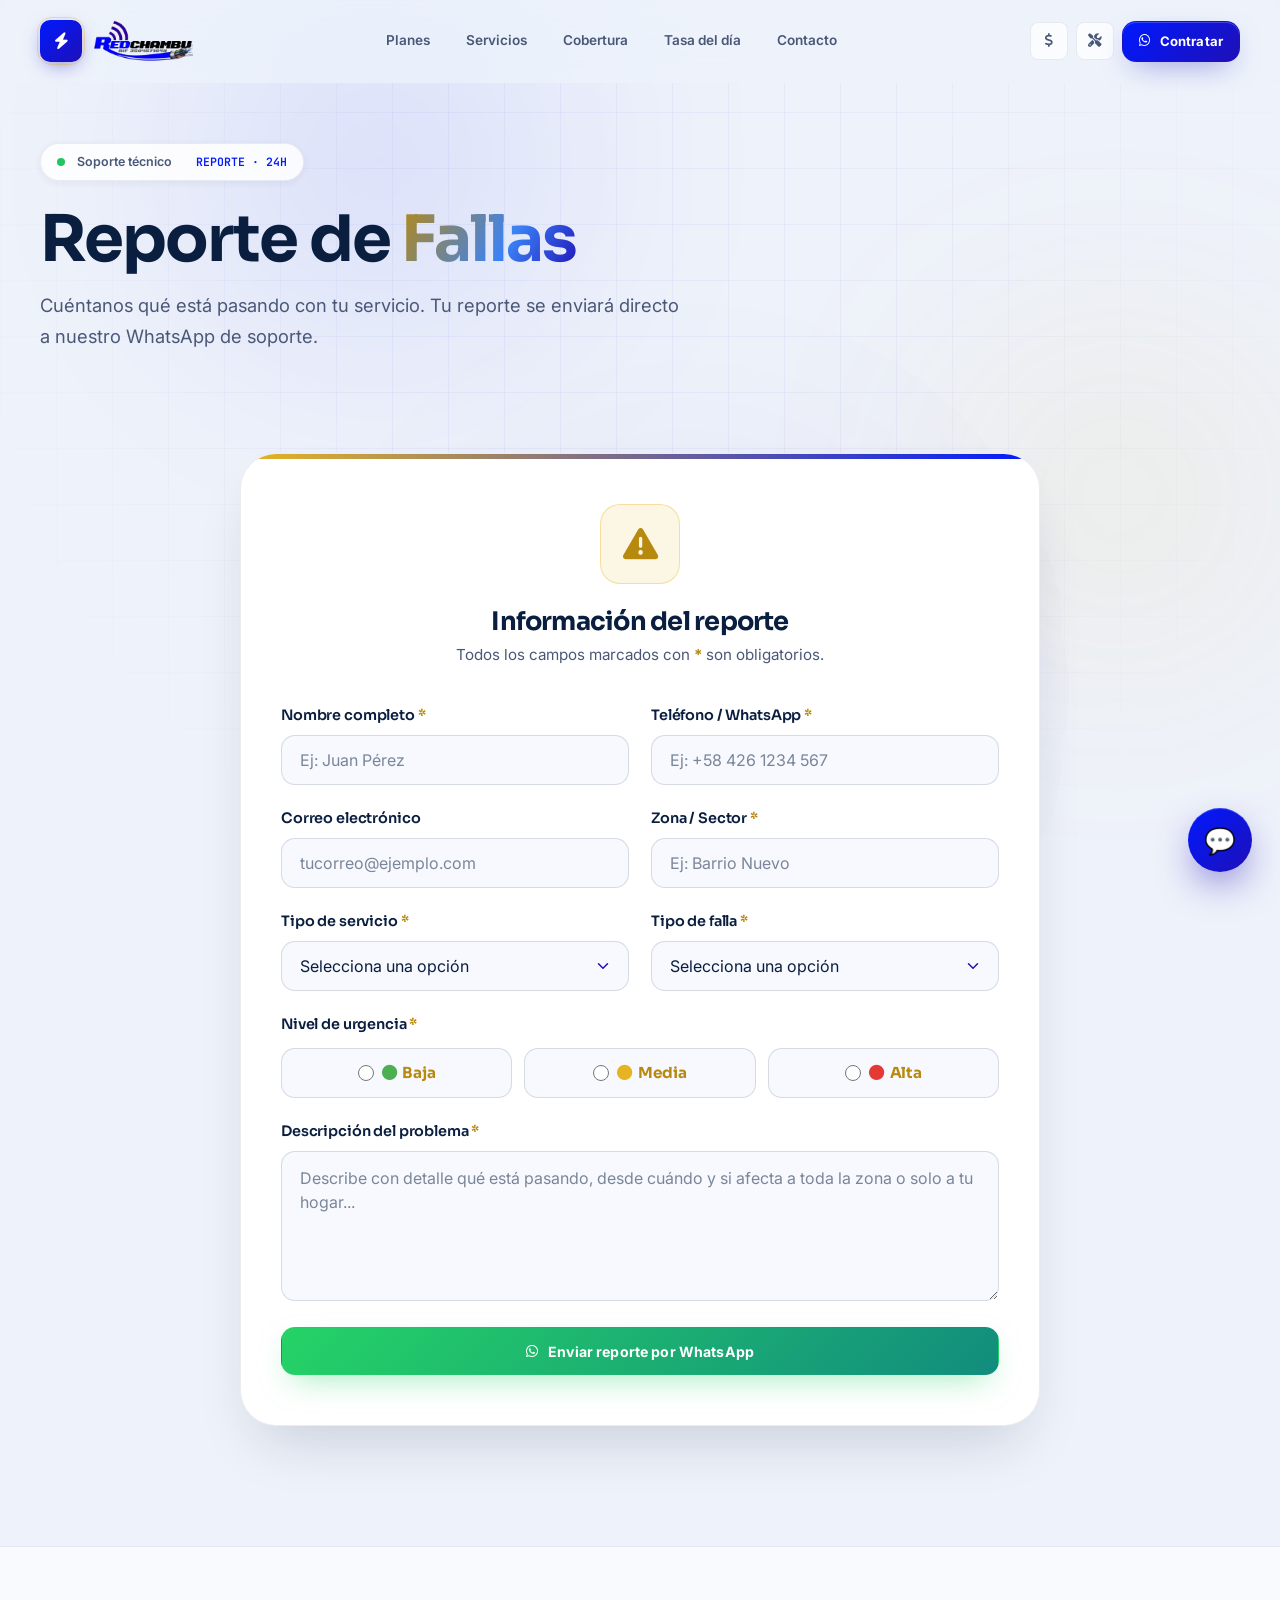
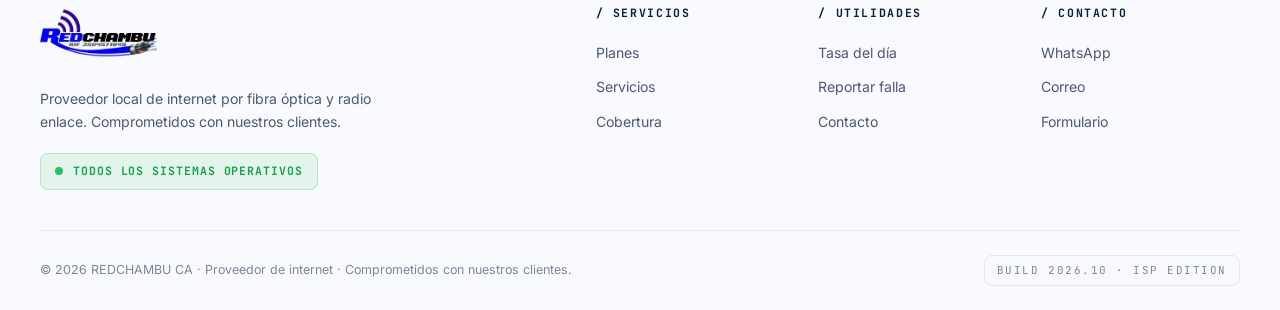
<file: reporte.html>
<!DOCTYPE html>
<html lang="es">
<head>
  <meta charset="UTF-8" />
  <meta name="viewport" content="width=device-width, initial-scale=1, viewport-fit=cover" />
  <meta name="theme-color" content="#eef2fa">
  <meta name="description" content="Reporte de fallas - REDCHAMBU CA. Informa cualquier problema con tu servicio de internet de forma rápida por WhatsApp.">

  <title>Reporte de Fallas | REDCHAMBU CA</title>

  <link rel="icon" type="image/webp" href="img/RedChambuCA.webp">
  <link rel="apple-touch-icon" href="img/RedChambuCA.webp">

  <link rel="preconnect" href="https://fonts.googleapis.com">
  <link rel="preconnect" href="https://fonts.gstatic.com" crossorigin>
  <link href="https://fonts.googleapis.com/css2?family=Inter:wght@400;500;600;700;800&family=Sora:wght@600;700;800&family=JetBrains+Mono:wght@500;700&display=swap" rel="stylesheet">

  <link rel="preconnect" href="https://cdnjs.cloudflare.com">
  <link rel="stylesheet" href="https://cdnjs.cloudflare.com/ajax/libs/font-awesome/6.4.0/css/all.min.css">

  <link rel="stylesheet" href="css/main.css">
  <link rel="stylesheet" href="css/reporte.css">
  <link rel="stylesheet" href="css/bot.css">
</head>
<body>

  <div class="atmo" aria-hidden="true">
    <div class="atmo-grid"></div>
    <div class="atmo-glow a"></div>
    <div class="atmo-glow b"></div>
    <div class="atmo-glow c"></div>
  </div>

  <header class="hdr" id="hdr">
    <div class="wrap hdr-inner">
      <a href="index.html" class="hdr-logo"><span class="logo-mark"><i class="fas fa-bolt"></i></span><img src="img/RedChambuCA.webp" alt="REDCHAMBU CA" width="160" height="36" decoding="async"></a>
      <nav class="hdr-nav">
        <a href="index.html#planes"> Planes</a>
        <a href="servicios.html"> Servicios</a>
        <a href="cobertura.html"> Cobertura</a>
        <a href="tasa.html"> Tasa del día</a>
        <a href="index.html#contacto"> Contacto</a>
      </nav>
      <div class="hdr-actions">
        <a href="tasa.html" class="hdr-utility" aria-label="Tasa del día"><i class="fas fa-dollar-sign"></i></a>
        <a href="reporte.html" class="hdr-utility" aria-label="Reportar falla"><i class="fas fa-tools"></i></a>
        <a href="https://wa.me/584268731872" target="_blank" rel="noopener noreferrer" class="btn btn-primary btn-sm"><i class="fab fa-whatsapp"></i> Contratar</a>
        <button class="hdr-menu" id="menuBtn" aria-label="Abrir menú" aria-expanded="false" aria-controls="mnav"><i class="fas fa-bars"></i></button>
      </div>
    </div>
  </header>

  <div class="mnav" id="mnav" aria-hidden="true">
    <div class="mnav-top">
      <img src="img/RedChambuCA.webp" alt="REDCHAMBU CA" width="160" height="36">
      <button class="mnav-close" id="menuClose" aria-label="Cerrar menú"><i class="fas fa-times"></i></button>
    </div>
    <ul class="mnav-list">
      <li><a href="index.html#planes" data-close><i class="fas fa-wifi"></i> Planes</a></li>
      <li><a href="servicios.html" data-close><i class="fas fa-th-large"></i> Servicios</a></li>
      <li><a href="cobertura.html" data-close><i class="fas fa-map-marked-alt"></i> Cobertura</a></li>
      <li><a href="tasa.html" data-close><i class="fas fa-dollar-sign"></i> Tasa del día</a></li>
      <li><a href="reporte.html" data-close><i class="fas fa-tools"></i> Reportar falla</a></li>
      <li><a href="index.html#contacto" data-close><i class="fas fa-headset"></i> Contacto</a></li>
    </ul>
    <div class="mnav-foot">
      <a href="https://wa.me/584268731872" target="_blank" rel="noopener noreferrer" class="btn btn-wa"><i class="fab fa-whatsapp"></i> Escribir por WhatsApp</a>
      <small>REDCHAMBU CA · Internet de confianza</small>
    </div>
  </div>

  <main>
    <section class="page-hero">
      <div class="wrap">
        <div class="page-hero-tag">
          <span class="pulse-dot"></span>
          <span>Soporte técnico</span>
          <span class="hero-tag-sep"></span>
          <span class="mono">REPORTE · 24H</span>
        </div>
        <h1>Reporte de <em>Fallas</em></h1>
        <p class="page-hero-lede">Cuéntanos qué está pasando con tu servicio. Tu reporte se enviará directo a nuestro WhatsApp de soporte.</p>
      </div>
    </section>

    <section class="report-section">
      <div class="wrap">
        <div class="report-card">
          <div class="report-icon"><i class="fas fa-exclamation-triangle"></i></div>

          <h2>Información del reporte</h2>
          <p class="report-subtitle">Todos los campos marcados con <span>*</span> son obligatorios.</p>

          <form class="report-form" id="reportForm">
            <div class="form-row">
              <div class="form-group">
                <label for="name">Nombre completo <span>*</span></label>
                <input type="text" id="name" name="name" class="form-control" placeholder="Ej: Juan Pérez" required>
              </div>
              <div class="form-group">
                <label for="phone">Teléfono / WhatsApp <span>*</span></label>
                <input type="tel" id="phone" name="phone" class="form-control" placeholder="Ej: +58 426 1234 567" required>
              </div>
            </div>

            <div class="form-row">
              <div class="form-group">
                <label for="email">Correo electrónico</label>
                <input type="email" id="email" name="email" class="form-control" placeholder="tucorreo@ejemplo.com">
              </div>
              <div class="form-group">
                <label for="zone">Zona / Sector <span>*</span></label>
                <input type="text" id="zone" name="zone" class="form-control" placeholder="Ej: Barrio Nuevo" required>
              </div>
            </div>

            <div class="form-row">
              <div class="form-group">
                <label for="service_type">Tipo de servicio <span>*</span></label>
                <select id="service_type" name="service_type" class="form-control" required>
                  <option value="" disabled selected>Selecciona una opción</option>
                  <option value="Fibra Óptica">Fibra Óptica</option>
                  <option value="No estoy seguro">No estoy seguro</option>
                </select>
              </div>
              <div class="form-group">
                <label for="failure_type">Tipo de falla <span>*</span></label>
                <select id="failure_type" name="failure_type" class="form-control" required>
                  <option value="" disabled selected>Selecciona una opción</option>
                  <option value="Sin conexión">Sin conexión</option>
                  <option value="Internet lento">Internet lento</option>
                  <option value="Intermitencias">Intermitencias / cortes</option>
                  <option value="Problema con el router">Problema con el router</option>
                  <option value="Cable dañado">Cable dañado</option>
                  <option value="Otro">Otro</option>
                </select>
              </div>
            </div>

            <div class="form-group">
              <label for="urgency">Nivel de urgencia <span>*</span></label>
              <div class="radio-group">
                <label class="radio-option"><input type="radio" name="urgency" value="Baja" required><span><i class="fas fa-circle" style="color:#4caf50;"></i> Baja</span></label>
                <label class="radio-option"><input type="radio" name="urgency" value="Media" required><span><i class="fas fa-circle" style="color:#e6b422;"></i> Media</span></label>
                <label class="radio-option"><input type="radio" name="urgency" value="Alta" required><span><i class="fas fa-circle" style="color:#e53935;"></i> Alta</span></label>
              </div>
            </div>

            <div class="form-group">
              <label for="message">Descripción del problema <span>*</span></label>
              <textarea id="message" name="message" class="form-control" rows="5" placeholder="Describe con detalle qué está pasando, desde cuándo y si afecta a toda la zona o solo a tu hogar..." required></textarea>
            </div>

            <button type="submit" class="btn btn-wa">
              <i class="fab fa-whatsapp"></i> Enviar reporte por WhatsApp
            </button>
          </form>
        </div>
      </div>
    </section>
  </main>

  <footer class="ft">
    <div class="wrap">
      <div class="ft-top">
        <div class="ft-brand">
          <img src="img/RedChambuCA.webp" alt="REDCHAMBU CA" width="160" height="42" loading="lazy" decoding="async">
          <p>Proveedor local de internet por fibra óptica y radio enlace. Comprometidos con nuestros clientes.</p>
          <div class="ft-status mono"><span class="pulse-dot"></span> Todos los sistemas operativos</div>
        </div>
        <div class="ft-cols">
          <div class="ft-col"><h4 class="mono">/ Servicios</h4><a href="index.html#planes">Planes</a><a href="servicios.html">Servicios</a><a href="cobertura.html">Cobertura</a></div>
          <div class="ft-col"><h4 class="mono">/ Utilidades</h4><a href="tasa.html">Tasa del día</a><a href="reporte.html">Reportar falla</a><a href="index.html#contacto">Contacto</a></div>
          <div class="ft-col"><h4 class="mono">/ Contacto</h4><a href="https://wa.me/584268731872" target="_blank" rel="noopener noreferrer">WhatsApp</a><a href="mailto:redchambuca@gmail.com">Correo</a><a href="index.html#contacto">Formulario</a></div>
        </div>
      </div>
      <div class="ft-bottom">
        <p>&copy; 2026 REDCHAMBU CA · Proveedor de internet · Comprometidos con nuestros clientes.</p>
        <span class="ft-code mono">BUILD 2026.10 · ISP EDITION</span>
      </div>
    </div>
  </footer>

  <script src="js/data.js"></script>
  <script src="js/reporte.js"></script>
  <script src="js/main.js" defer></script>
</body>
</html>
</file>
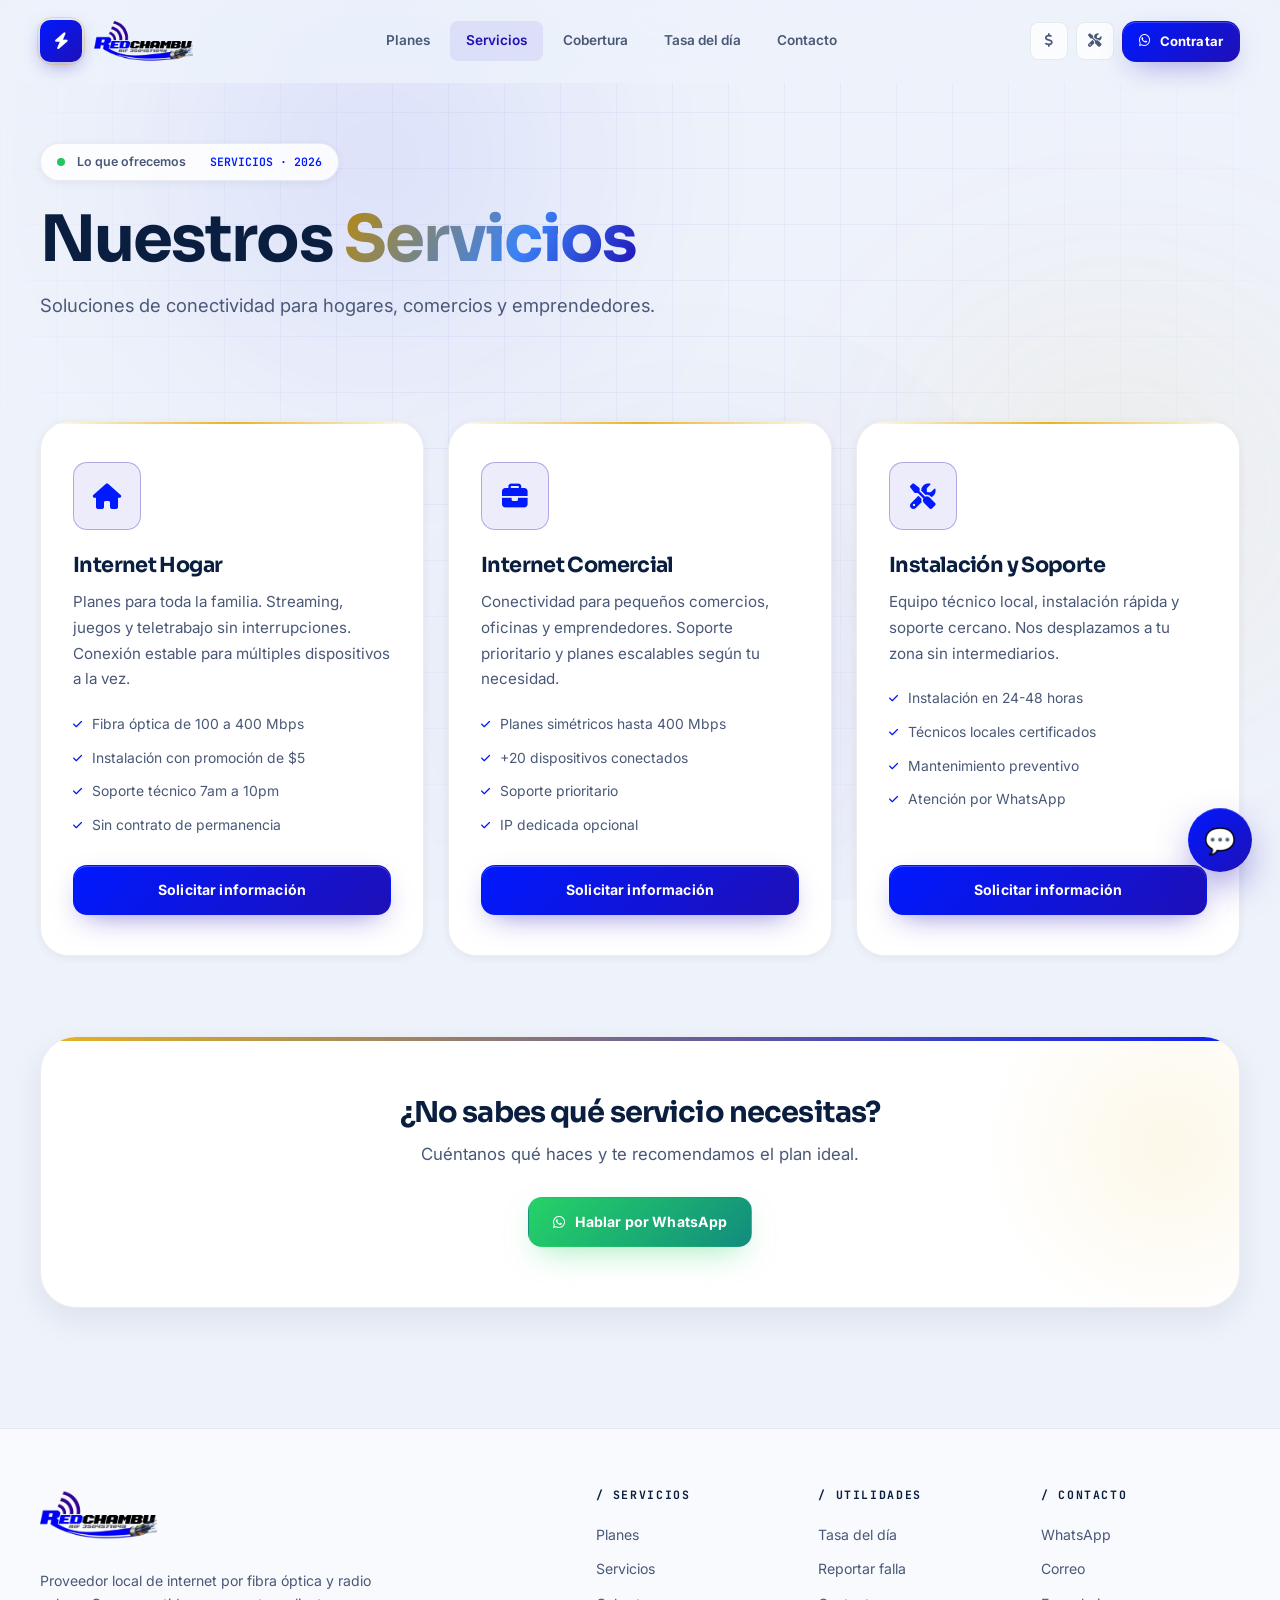
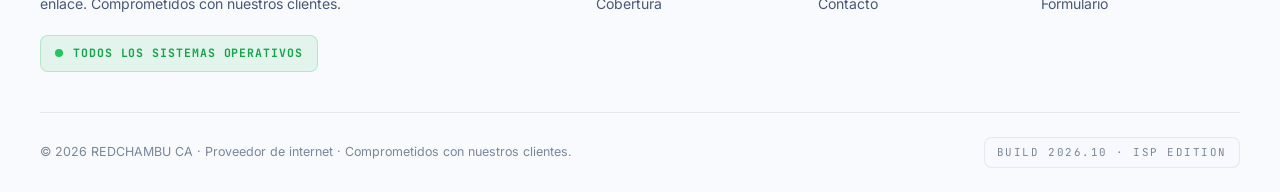
<file: servicios.html>
<!DOCTYPE html>
<html lang="es">
<head>
  <meta charset="UTF-8" />
  <meta name="viewport" content="width=device-width, initial-scale=1, viewport-fit=cover" />
  <meta name="theme-color" content="#eef2fa">
  <meta name="description" content="Servicios de REDCHAMBU CA - Internet Hogar, Comercial, Instalación y Soporte técnico local.">

  <title>Servicios | REDCHAMBU CA</title>

  <link rel="icon" type="image/webp" href="img/RedChambuCA.webp">
  <link rel="apple-touch-icon" href="img/RedChambuCA.webp">

  <link rel="preconnect" href="https://fonts.googleapis.com">
  <link rel="preconnect" href="https://fonts.gstatic.com" crossorigin>
  <link href="https://fonts.googleapis.com/css2?family=Inter:wght@400;500;600;700;800&family=Sora:wght@600;700;800&family=JetBrains+Mono:wght@500;700&display=swap" rel="stylesheet">

  <link rel="preconnect" href="https://cdnjs.cloudflare.com">
  <link rel="stylesheet" href="https://cdnjs.cloudflare.com/ajax/libs/font-awesome/6.4.0/css/all.min.css">

  <link rel="stylesheet" href="css/main.css">
  <link rel="stylesheet" href="css/servicios.css">
  <link rel="stylesheet" href="css/bot.css">
</head>
<body>

  <div class="atmo" aria-hidden="true">
    <div class="atmo-grid"></div>
    <div class="atmo-glow a"></div>
    <div class="atmo-glow b"></div>
    <div class="atmo-glow c"></div>
  </div>

  <header class="hdr" id="hdr">
    <div class="wrap hdr-inner">
      <a href="index.html" class="hdr-logo" aria-label="REDCHAMBU CA - Inicio">
        <span class="logo-mark"><i class="fas fa-bolt"></i></span>
        <img src="img/RedChambuCA.webp" alt="REDCHAMBU CA" width="160" height="36" decoding="async">
      </a>

      <nav class="hdr-nav" aria-label="Principal">
        <a href="index.html#planes"> Planes</a>
        <a href="servicios.html" class="active"> Servicios</a>
        <a href="cobertura.html"> Cobertura</a>
        <a href="tasa.html"> Tasa del día</a>
        <a href="index.html#contacto"> Contacto</a>
      </nav>

      <div class="hdr-actions">
        <a href="tasa.html" class="hdr-utility" aria-label="Tasa del día"><i class="fas fa-dollar-sign"></i></a>
        <a href="reporte.html" class="hdr-utility" aria-label="Reportar falla"><i class="fas fa-tools"></i></a>
        <a href="https://wa.me/584268731872" target="_blank" rel="noopener noreferrer" class="btn btn-primary btn-sm">
          <i class="fab fa-whatsapp"></i> Contratar
        </a>
        <button class="hdr-menu" id="menuBtn" aria-label="Abrir menú" aria-expanded="false" aria-controls="mnav">
          <i class="fas fa-bars"></i>
        </button>
      </div>
    </div>
  </header>

  <div class="mnav" id="mnav" aria-hidden="true">
    <div class="mnav-top">
      <img src="img/RedChambuCA.webp" alt="REDCHAMBU CA" width="160" height="36">
      <button class="mnav-close" id="menuClose" aria-label="Cerrar menú"><i class="fas fa-times"></i></button>
    </div>
    <ul class="mnav-list">
      <li><a href="index.html#planes" data-close><i class="fas fa-wifi"></i> Planes</a></li>
      <li><a href="servicios.html" data-close><i class="fas fa-th-large"></i> Servicios</a></li>
      <li><a href="cobertura.html" data-close><i class="fas fa-map-marked-alt"></i> Cobertura</a></li>
      <li><a href="tasa.html" data-close><i class="fas fa-dollar-sign"></i> Tasa del día</a></li>
      <li><a href="reporte.html" data-close><i class="fas fa-tools"></i> Reportar falla</a></li>
      <li><a href="index.html#contacto" data-close><i class="fas fa-headset"></i> Contacto</a></li>
    </ul>
    <div class="mnav-foot">
      <a href="https://wa.me/584268731872" target="_blank" rel="noopener noreferrer" class="btn btn-wa">
        <i class="fab fa-whatsapp"></i> Escribir por WhatsApp
      </a>
      <small>REDCHAMBU CA · Internet de confianza</small>
    </div>
  </div>

  <main>
    <section class="page-hero">
      <div class="wrap">
        <div class="page-hero-tag">
          <span class="pulse-dot"></span>
          <span>Lo que ofrecemos</span>
          <span class="hero-tag-sep"></span>
          <span class="mono">SERVICIOS · 2026</span>
        </div>
        <h1>Nuestros <em>Servicios</em></h1>
        <p class="page-hero-lede">Soluciones de conectividad para hogares, comercios y emprendedores.</p>
      </div>
    </section>

    <section class="services-section">
      <div class="wrap">
        <div class="services-grid">
          <article class="service-card">
            <div class="service-icon"><i class="fas fa-home"></i></div>
            <h3>Internet Hogar</h3>
            <p>Planes para toda la familia. Streaming, juegos y teletrabajo sin interrupciones. Conexión estable para múltiples dispositivos a la vez.</p>
            <ul class="service-features">
              <li><i class="fas fa-check"></i> Fibra óptica de 100 a 400 Mbps</li>
              <li><i class="fas fa-check"></i> Instalación con promoción de $5</li>
              <li><i class="fas fa-check"></i> Soporte técnico 7am a 10pm</li>
              <li><i class="fas fa-check"></i> Sin contrato de permanencia</li>
            </ul>
            <a href="index.html#contacto" class="btn btn-primary btn-block">Solicitar información</a>
          </article>

          <article class="service-card">
            <div class="service-icon"><i class="fas fa-briefcase"></i></div>
            <h3>Internet Comercial</h3>
            <p>Conectividad para pequeños comercios, oficinas y emprendedores. Soporte prioritario y planes escalables según tu necesidad.</p>
            <ul class="service-features">
              <li><i class="fas fa-check"></i> Planes simétricos hasta 400 Mbps</li>
              <li><i class="fas fa-check"></i> +20 dispositivos conectados</li>
              <li><i class="fas fa-check"></i> Soporte prioritario</li>
              <li><i class="fas fa-check"></i> IP dedicada opcional</li>
            </ul>
            <a href="index.html#contacto" class="btn btn-primary btn-block">Solicitar información</a>
          </article>

          <article class="service-card">
            <div class="service-icon"><i class="fas fa-tools"></i></div>
            <h3>Instalación y Soporte</h3>
            <p>Equipo técnico local, instalación rápida y soporte cercano. Nos desplazamos a tu zona sin intermediarios.</p>
            <ul class="service-features">
              <li><i class="fas fa-check"></i> Instalación en 24-48 horas</li>
              <li><i class="fas fa-check"></i> Técnicos locales certificados</li>
              <li><i class="fas fa-check"></i> Mantenimiento preventivo</li>
              <li><i class="fas fa-check"></i> Atención por WhatsApp</li>
            </ul>
            <a href="index.html#contacto" class="btn btn-primary btn-block">Solicitar información</a>
          </article>
        </div>
      </div>
    </section>

    <section class="services-cta-section">
      <div class="wrap">
        <div class="services-cta">
          <h3>¿No sabes qué servicio necesitas?</h3>
          <p>Cuéntanos qué haces y te recomendamos el plan ideal.</p>
          <a href="https://wa.me/584268731872?text=Hola%20REDCHAMBU%20CA,%20necesito%20asesor%C3%ADa%20para%20elegir%20un%20servicio"
             target="_blank" rel="noopener noreferrer" class="btn btn-wa">
            <i class="fab fa-whatsapp"></i> Hablar por WhatsApp
          </a>
        </div>
      </div>
    </section>
  </main>

  <footer class="ft">
    <div class="wrap">
      <div class="ft-top">
        <div class="ft-brand">
          <img src="img/RedChambuCA.webp" alt="REDCHAMBU CA" width="160" height="42" loading="lazy" decoding="async">
          <p>Proveedor local de internet por fibra óptica y radio enlace. Comprometidos con nuestros clientes.</p>
          <div class="ft-status mono"><span class="pulse-dot"></span> Todos los sistemas operativos</div>
        </div>
        <div class="ft-cols">
          <div class="ft-col">
            <h4 class="mono">/ Servicios</h4>
            <a href="index.html#planes">Planes</a>
            <a href="servicios.html">Servicios</a>
            <a href="cobertura.html">Cobertura</a>
          </div>
          <div class="ft-col">
            <h4 class="mono">/ Utilidades</h4>
            <a href="tasa.html">Tasa del día</a>
            <a href="reporte.html">Reportar falla</a>
            <a href="index.html#contacto">Contacto</a>
          </div>
          <div class="ft-col">
            <h4 class="mono">/ Contacto</h4>
            <a href="https://wa.me/584268731872" target="_blank" rel="noopener noreferrer">WhatsApp</a>
            <a href="mailto:redchambuca@gmail.com">Correo</a>
            <a href="index.html#contacto">Formulario</a>
          </div>
        </div>
      </div>
      <div class="ft-bottom">
        <p>&copy; 2026 REDCHAMBU CA · Proveedor de internet · Comprometidos con nuestros clientes.</p>
        <span class="ft-code mono">BUILD 2026.10 · ISP EDITION</span>
      </div>
    </div>
  </footer>

  <script src="js/data.js"></script>
  <script src="js/main.js" defer></script>

</body>
</html>
</file>
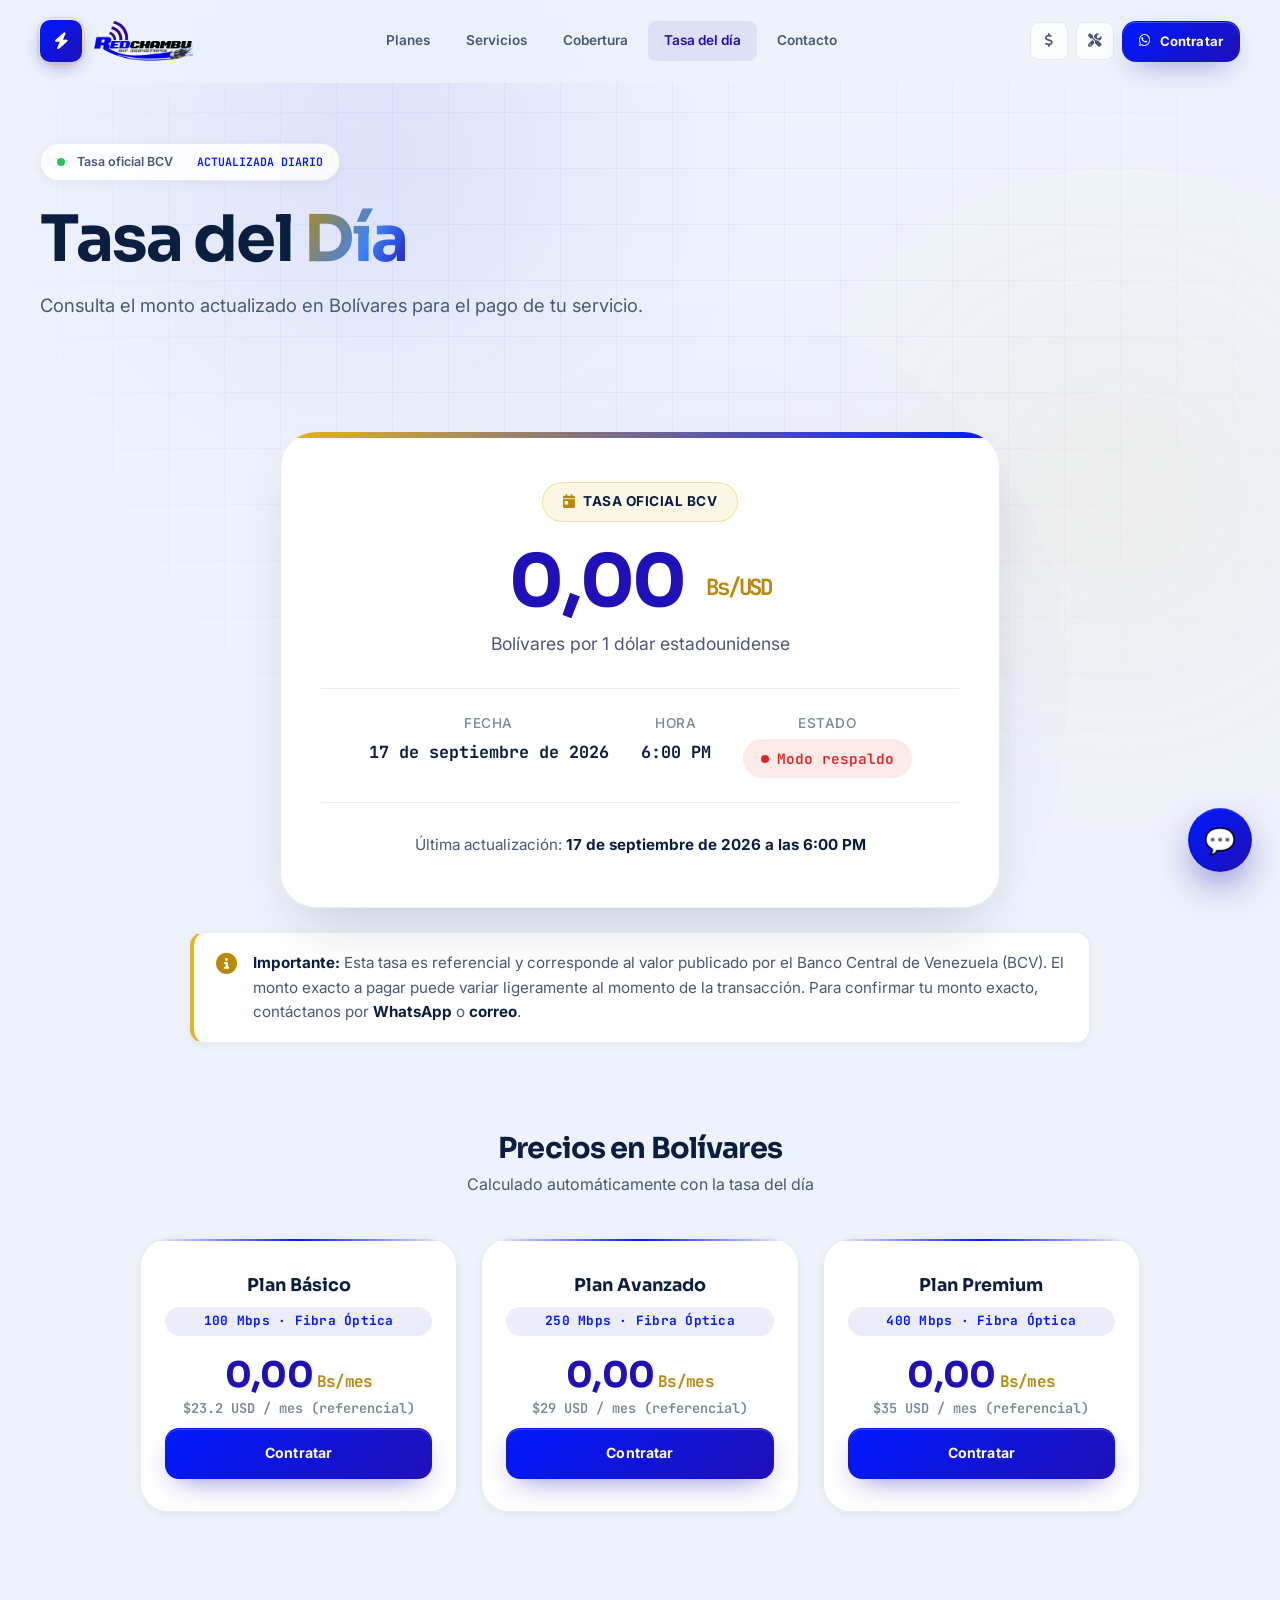
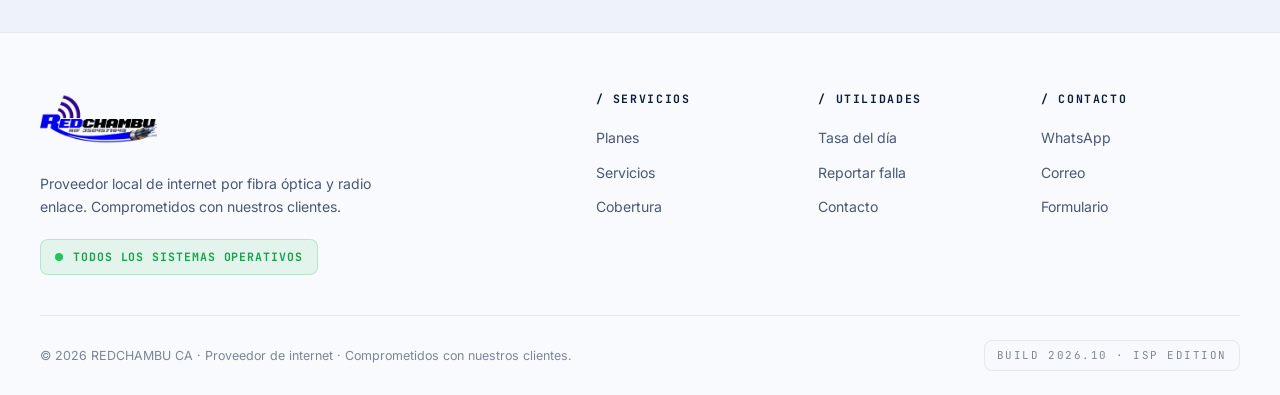
<file: tasa.html>
<!DOCTYPE html>
<html lang="es">
<head>
  <meta charset="UTF-8" />
  <meta name="viewport" content="width=device-width, initial-scale=1, viewport-fit=cover" />
  <meta name="theme-color" content="#eef2fa">
  <meta name="description" content="Tasa de cambio del día - REDCHAMBU CA. Consulta el monto en Bolívares para tu plan de internet.">

  <title>Tasa del Día | REDCHAMBU CA</title>

  <link rel="icon" type="image/webp" href="img/RedChambuCA.webp">
  <link rel="apple-touch-icon" href="img/RedChambuCA.webp">

  <link rel="preconnect" href="https://fonts.googleapis.com">
  <link rel="preconnect" href="https://fonts.gstatic.com" crossorigin>
  <link href="https://fonts.googleapis.com/css2?family=Inter:wght@400;500;600;700;800&family=Sora:wght@600;700;800&family=JetBrains+Mono:wght@500;700&display=swap" rel="stylesheet">

  <link rel="preconnect" href="https://cdnjs.cloudflare.com">
  <link rel="stylesheet" href="https://cdnjs.cloudflare.com/ajax/libs/font-awesome/6.4.0/css/all.min.css">

  <link rel="stylesheet" href="css/main.css">
  <link rel="stylesheet" href="css/tasa.css">
  <link rel="stylesheet" href="css/bot.css">
</head>
<body>

  <div class="atmo" aria-hidden="true">
    <div class="atmo-grid"></div>
    <div class="atmo-glow a"></div>
    <div class="atmo-glow b"></div>
    <div class="atmo-glow c"></div>
  </div>

  <header class="hdr" id="hdr">
    <div class="wrap hdr-inner">
      <a href="index.html" class="hdr-logo"><span class="logo-mark"><i class="fas fa-bolt"></i></span><img src="img/RedChambuCA.webp" alt="REDCHAMBU CA" width="160" height="36" decoding="async"></a>
      <nav class="hdr-nav">
        <a href="index.html#planes"> Planes</a>
        <a href="servicios.html"> Servicios</a>
        <a href="cobertura.html"> Cobertura</a>
        <a href="tasa.html" class="active"> Tasa del día</a>
        <a href="index.html#contacto"> Contacto</a>
      </nav>
      <div class="hdr-actions">
        <a href="tasa.html" class="hdr-utility" aria-label="Tasa del día"><i class="fas fa-dollar-sign"></i></a>
        <a href="reporte.html" class="hdr-utility" aria-label="Reportar falla"><i class="fas fa-tools"></i></a>
        <a href="https://wa.me/584268731872" target="_blank" rel="noopener noreferrer" class="btn btn-primary btn-sm"><i class="fab fa-whatsapp"></i> Contratar</a>
        <button class="hdr-menu" id="menuBtn" aria-label="Abrir menú" aria-expanded="false" aria-controls="mnav"><i class="fas fa-bars"></i></button>
      </div>
    </div>
  </header>

  <div class="mnav" id="mnav" aria-hidden="true">
    <div class="mnav-top">
      <img src="img/RedChambuCA.webp" alt="REDCHAMBU CA" width="160" height="36">
      <button class="mnav-close" id="menuClose" aria-label="Cerrar menú"><i class="fas fa-times"></i></button>
    </div>
    <ul class="mnav-list">
      <li><a href="index.html#planes" data-close><i class="fas fa-wifi"></i> Planes</a></li>
      <li><a href="servicios.html" data-close><i class="fas fa-th-large"></i> Servicios</a></li>
      <li><a href="cobertura.html" data-close><i class="fas fa-map-marked-alt"></i> Cobertura</a></li>
      <li><a href="tasa.html" data-close><i class="fas fa-dollar-sign"></i> Tasa del día</a></li>
      <li><a href="reporte.html" data-close><i class="fas fa-tools"></i> Reportar falla</a></li>
      <li><a href="index.html#contacto" data-close><i class="fas fa-headset"></i> Contacto</a></li>
    </ul>
    <div class="mnav-foot">
      <a href="https://wa.me/584268731872" target="_blank" rel="noopener noreferrer" class="btn btn-wa"><i class="fab fa-whatsapp"></i> Escribir por WhatsApp</a>
      <small>REDCHAMBU CA · Internet de confianza</small>
    </div>
  </div>

  <main>
    <section class="page-hero">
      <div class="wrap">
        <div class="page-hero-tag">
          <span class="pulse-dot"></span>
          <span>Tasa oficial BCV</span>
          <span class="hero-tag-sep"></span>
          <span class="mono">ACTUALIZADA DIARIO</span>
        </div>
        <h1>Tasa del <em>Día</em></h1>
        <p class="page-hero-lede">Consulta el monto actualizado en Bolívares para el pago de tu servicio.</p>
      </div>
    </section>

    <section class="rate-section">
      <div class="wrap">
        <div class="rate-card">
          <span class="rate-label"><i class="fas fa-calendar-day"></i> Tasa oficial BCV</span>

          <div class="rate-value" id="rateValue">
            Cargando... <span class="currency">Bs/USD</span>
          </div>

          <p class="rate-subtitle">Bolívares por 1 dólar estadounidense</p>

          <div class="rate-meta">
            <div class="rate-meta-item">
              <span class="label">Fecha</span>
              <span class="value" id="rateDate">—</span>
            </div>
            <div class="rate-meta-item">
              <span class="label">Hora</span>
              <span class="value" id="rateTime">—</span>
            </div>
            <div class="rate-meta-item">
              <span class="label">Estado</span>
              <span class="value green" id="rateStatus">
                <span class="status-badge" id="statusBadge"><span class="dot"></span> Actualizado</span>
              </span>
            </div>
          </div>

          <p style="color: var(--text-soft); font-size: 0.95rem;">
            Última actualización: <strong id="lastUpdate" style="color: var(--text);">—</strong>
          </p>
        </div>

        <div class="info-note">
          <i class="fas fa-info-circle"></i>
          <p>
            <strong>Importante:</strong> Esta tasa es referencial y corresponde al valor publicado por el Banco Central de Venezuela (BCV). El monto exacto a pagar puede variar ligeramente al momento de la transacción. Para confirmar tu monto exacto, contáctanos por <strong>WhatsApp</strong> o <strong>correo</strong>.
          </p>
        </div>
      </div>
    </section>

    <section class="plans-bs-section">
      <div class="wrap">
        <h2 class="section-title">Precios en Bolívares</h2>
        <p class="section-subtitle">Calculado automáticamente con la tasa del día</p>

        <div class="plans-bs-grid">
          <div class="plan-bs-card">
            <div class="plan-name-bs">Plan Básico</div>
            <span class="plan-speed-bs">100 Mbps · Fibra Óptica</span>
            <div class="plan-bs-price"><span id="planBasicBs">—</span><span class="currency">Bs/mes</span></div>
            <div class="plan-usd">$23.2 USD / mes (referencial)</div>
            <a href="index.html#contacto" class="btn btn-primary btn-block">Contratar</a>
          </div>

          <div class="plan-bs-card">
            <div class="plan-name-bs">Plan Avanzado</div>
            <span class="plan-speed-bs">250 Mbps · Fibra Óptica</span>
            <div class="plan-bs-price"><span id="planAdvancedBs">—</span><span class="currency">Bs/mes</span></div>
            <div class="plan-usd">$29 USD / mes (referencial)</div>
            <a href="index.html#contacto" class="btn btn-primary btn-block">Contratar</a>
          </div>

          <div class="plan-bs-card">
            <div class="plan-name-bs">Plan Premium</div>
            <span class="plan-speed-bs">400 Mbps · Fibra Óptica</span>
            <div class="plan-bs-price"><span id="planPlusBs">—</span><span class="currency">Bs/mes</span></div>
            <div class="plan-usd">$35 USD / mes (referencial)</div>
            <a href="index.html#contacto" class="btn btn-primary btn-block">Contratar</a>
          </div>
          
        </div>
      </div>
    </section>
  </main>

  <footer class="ft">
    <div class="wrap">
      <div class="ft-top">
        <div class="ft-brand">
          <img src="img/RedChambuCA.webp" alt="REDCHAMBU CA" width="160" height="42" loading="lazy" decoding="async">
          <p>Proveedor local de internet por fibra óptica y radio enlace. Comprometidos con nuestros clientes.</p>
          <div class="ft-status mono"><span class="pulse-dot"></span> Todos los sistemas operativos</div>
        </div>
        <div class="ft-cols">
          <div class="ft-col">
            <h4 class="mono">/ Servicios</h4>
            <a href="index.html#planes">Planes</a>
            <a href="servicios.html">Servicios</a>
            <a href="cobertura.html">Cobertura</a>
          </div>
          <div class="ft-col">
            <h4 class="mono">/ Utilidades</h4>
            <a href="tasa.html">Tasa del día</a>
            <a href="reporte.html">Reportar falla</a>
            <a href="index.html#contacto">Contacto</a>
          </div>
          <div class="ft-col">
            <h4 class="mono">/ Contacto</h4>
            <a href="https://wa.me/584268731872" target="_blank" rel="noopener noreferrer">WhatsApp</a>
            <a href="mailto:redchambuca@gmail.com">Correo</a>
            <a href="index.html#contacto">Formulario</a>
          </div>
        </div>
      </div>
      <div class="ft-bottom">
        <p>&copy; 2026 REDCHAMBU CA · Proveedor de internet · Comprometidos con nuestros clientes.</p>
        <span class="ft-code mono">BUILD 2026.10 · ISP EDITION</span>
      </div>
    </div>
  </footer>

  <script src="js/data.js"></script>
  <script src="js/tasa.js"></script>
  <script src="js/main.js" defer></script>

</body>
</html>
</file>
<file: css/main.css>
/* ============================================================
   MAIN.CSS — REDCHAMBU CA "FIBER LIGHT"
   Base global: reset, variables, tipografía, botones, header,
   menú móvil, secciones, footer, utilidades, responsive común.
   ============================================================ */

/* ============================================================
   RESET
   ============================================================ */
*, *::before, *::after { margin: 0; padding: 0; box-sizing: border-box; }

/* ============================================================
   VARIABLES — Paleta Fiber Light + logo REDCHAMBU
   ============================================================ */
:root {
  /* Fondo claro */
  --bg:        #eef2fa;
  --bg-2:      #e6ecf7;
  --bg-3:      #dfe6f3;
  --surface:   #ffffff;
  --surface-2: #f7f9fe;
  --surface-3: #eef2fa;

  /* Azul ISP (derivado del logo) */
  --blue:          #1F10B7;   /* azul violáceo del logo */
  --blue-bright:   #3b82f6;
  --blue-deep:     #1F10B7;
  --blue-electric: #0019FF;   /* azul eléctrico de "RED" */
  --blue-soft:     rgba(31, 16, 183, 0.08);
  --blue-soft-2:   rgba(31, 16, 183, 0.14);

  /* Dorado / Mostaza */
  --gold:        #e6b422;
  --gold-bright: #f5d76e;
  --gold-dark:   #b8890f;
  --gold-soft:   rgba(230, 180, 34, 0.12);

  /* Texto */
  --text:      #0a1e3f;
  --text-soft: #4a5878;
  --text-mute: #7a8699;

  /* Bordes */
  --border:        rgba(10, 30, 63, 0.08);
  --border-strong: rgba(10, 30, 63, 0.14);
  --border-blue:   rgba(31, 16, 183, 0.3);
  --border-gold:   rgba(230, 180, 34, 0.35);

  /* Radios */
  --r-sm:   8px;
  --r-md:   14px;
  --r-lg:   20px;
  --r-xl:   28px;
  --r-2xl:  36px;
  --r-full: 999px;

  /* Sombras */
  --sh-sm:   0 2px 8px rgba(10, 30, 63, 0.06);
  --sh-md:   0 12px 32px rgba(10, 30, 63, 0.08);
  --sh-lg:   0 30px 60px -20px rgba(10, 30, 63, 0.18);
  --sh-blue: 0 12px 32px -12px rgba(31, 16, 183, 0.4);
  --sh-gold: 0 12px 32px -12px rgba(230, 180, 34, 0.4);

  --header-h: 82px;
}

/* ============================================================
   BASE
   ============================================================ */
html {
  scroll-behavior: smooth;
  scroll-padding-top: calc(var(--header-h) + 40px);
  -webkit-text-size-adjust: 100%;
  -webkit-tap-highlight-color: transparent;
}

body {
  font-family: 'Inter', system-ui, -apple-system, sans-serif;
  background: var(--bg);
  color: var(--text);
  line-height: 1.6;
  min-height: 100vh;
  overflow-x: hidden;
  -webkit-font-smoothing: antialiased;
  position: relative;
  display: flex;
  flex-direction: column;
}

main { flex: 1; }

img { max-width: 100%; height: auto; -webkit-user-drag: none; user-select: none; }
a { color: inherit; text-decoration: none; }
button { font-family: inherit; cursor: pointer; border: none; background: none; color: inherit; }

.wrap {
  width: 100%;
  max-width: 1280px;
  margin: 0 auto;
  padding: 0 20px;
  position: relative;
  z-index: 2;
}

.mono {
  font-family: 'JetBrains Mono', ui-monospace, monospace;
  font-variant-numeric: tabular-nums;
}

/* ============================================================
   ATMÓSFERA (grid + glows)
   ============================================================ */
.atmo {
  position: fixed;
  inset: 0;
  pointer-events: none;
  z-index: 0;
  overflow: hidden;
}

.atmo-grid {
  position: absolute;
  inset: 0;
  background-image:
    linear-gradient(rgba(31, 16, 183, 0.04) 1px, transparent 1px),
    linear-gradient(90deg, rgba(31, 16, 183, 0.04) 1px, transparent 1px);
  background-size: 56px 56px;
  mask-image: radial-gradient(ellipse at 50% 30%, black 30%, transparent 80%);
  -webkit-mask-image: radial-gradient(ellipse at 50% 30%, black 30%, transparent 80%);
}

.atmo-glow {
  position: absolute;
  border-radius: 50%;
  filter: blur(120px);
  opacity: 0.55;
}

.atmo-glow.a {
  top: -10%; left: 10%;
  width: 500px; height: 500px;
  background: radial-gradient(circle, rgba(0, 25, 255, 0.28) 0%, transparent 70%);
}

.atmo-glow.b {
  top: 30%; right: -5%;
  width: 450px; height: 450px;
  background: radial-gradient(circle, rgba(230, 180, 34, 0.28) 0%, transparent 70%);
}

.atmo-glow.c {
  bottom: -10%; left: 30%;
  width: 600px; height: 600px;
  background: radial-gradient(circle, rgba(31, 16, 183, 0.18) 0%, transparent 70%);
}

/* ============================================================
   TIPOGRAFÍA
   ============================================================ */
h1, h2, h3, h4 {
  font-family: 'Sora', 'Inter', sans-serif;
  font-weight: 700;
  letter-spacing: -0.03em;
  line-height: 1.08;
  color: var(--text);
}

h1 { font-size: clamp(2.2rem, 6.5vw, 4rem); }
h2 { font-size: clamp(1.7rem, 4.5vw, 2.6rem); }
h3 { font-size: clamp(1.1rem, 2.5vw, 1.3rem); }
h4 { font-size: 0.82rem; }

h1 em, h2 em {
  font-style: normal;
  background: linear-gradient(120deg, var(--gold-dark) 0%, var(--blue-bright) 60%, var(--blue-deep) 100%);
  -webkit-background-clip: text;
  background-clip: text;
  -webkit-text-fill-color: transparent;
}

h2 em.gold, .gold {
  background: linear-gradient(120deg, var(--gold-dark) 0%, var(--gold) 50%, var(--gold-bright) 100%);
  -webkit-background-clip: text;
  background-clip: text;
  -webkit-text-fill-color: transparent;
}

p { color: var(--text-soft); }

/* ============================================================
   HEADER
   ============================================================ */
.hdr {
  position: sticky;
  top: 0;
  z-index: 100;
  background: rgba(238, 242, 250, 0.78);
  backdrop-filter: blur(20px) saturate(180%);
  -webkit-backdrop-filter: blur(20px) saturate(180%);
  border-bottom: 1px solid transparent;
  transition: all 0.3s ease;
}

.hdr.scrolled {
  border-bottom-color: var(--border);
  background: rgba(255, 255, 255, 0.85);
  box-shadow: var(--sh-sm);
}

.hdr-inner {
  display: flex;
  align-items: center;
  justify-content: space-between;
  gap: 20px;
  height: var(--header-h);
}

.hdr-logo { display: flex; align-items: center; gap: 12px; flex-shrink: 0; }

.logo-mark {
  display: inline-flex;
  align-items: center;
  justify-content: center;
  width: 42px; height: 42px;
  border-radius: 10px;
  background: linear-gradient(135deg, var(--blue-electric) 0%, var(--blue) 100%);
  color: #fff;
  font-size: 1.05rem;
  box-shadow: 0 6px 20px -6px rgba(31, 16, 183, 0.6);
  position: relative;
}

.logo-mark::after {
  content: '';
  position: absolute;
  inset: -3px;
  border-radius: 15px;
  border: 1px solid rgba(230, 180, 34, 0.5);
  opacity: 0.7;
}

.hdr-logo img { height: 44px; width: auto; object-fit: contain; }

.hdr-nav {
  display: none;
  align-items: center;
  gap: 4px;
  flex: 1;
  justify-content: center;
}

.hdr-nav a {
  display: inline-flex;
  align-items: center;
  gap: 8px;
  padding: 9px 16px;
  border-radius: var(--r-sm);
  font-size: 0.85rem;
  font-weight: 600;
  color: var(--text-soft);
  transition: all 0.2s ease;
  position: relative;
}

.hdr-nav a span {
  font-family: 'JetBrains Mono', monospace;
  font-size: 0.68rem;
  color: var(--blue-electric);
  opacity: 0.75;
}

.hdr-nav a:hover {
  color: var(--blue-deep);
  background: rgba(31, 16, 183, 0.06);
}

.hdr-nav a:hover span { opacity: 1; }
.hdr-nav a.active { color: var(--blue-deep); background: rgba(31, 16, 183, 0.08); }
.hdr-nav a.active span { opacity: 1; }

.hdr-actions { display: flex; align-items: center; gap: 8px; }

.hdr-utility {
  display: none;
  align-items: center;
  justify-content: center;
  width: 38px; height: 38px;
  border-radius: var(--r-sm);
  background: rgba(255, 255, 255, 0.7);
  border: 1px solid var(--border);
  color: var(--text-soft);
  font-size: 0.85rem;
  transition: all 0.2s ease;
}

.hdr-utility:hover {
  color: var(--gold-dark);
  border-color: var(--border-gold);
  background: var(--gold-soft);
}

.hdr-menu {
  width: 42px; height: 42px;
  border-radius: var(--r-sm);
  background: rgba(255, 255, 255, 0.7);
  border: 1px solid var(--border);
  color: var(--text);
  font-size: 1rem;
  display: inline-flex;
  align-items: center;
  justify-content: center;
  transition: all 0.2s;
}

.hdr-menu:hover { border-color: var(--border-blue); color: var(--blue-electric); }

/* ============================================================
   BOTONES
   ============================================================ */
.btn {
  display: inline-flex;
  align-items: center;
  justify-content: center;
  gap: 10px;
  padding: 13px 24px;
  min-height: 48px;
  border-radius: var(--r-md);
  font-weight: 700;
  font-size: 0.88rem;
  transition: all 0.25s cubic-bezier(0.4, 0, 0.2, 1);
  cursor: pointer;
  white-space: nowrap;
  border: 1px solid transparent;
  letter-spacing: 0.01em;
  text-decoration: none;
}

.btn-sm { padding: 9px 16px; min-height: 40px; font-size: 0.82rem; }
.btn-lg { padding: 16px 30px; min-height: 54px; font-size: 0.95rem; }
.btn-block { width: 100%; }

.btn-primary {
  background: linear-gradient(135deg, var(--blue-electric) 0%, var(--blue) 100%);
  color: #fff;
  box-shadow: 0 10px 30px -12px rgba(31, 16, 183, 0.6), inset 0 1px 0 rgba(255, 255, 255, 0.2);
  position: relative;
  overflow: hidden;
}

.btn-primary::before {
  content: '';
  position: absolute;
  inset: 0;
  background: linear-gradient(120deg, transparent 30%, rgba(255, 255, 255, 0.2) 50%, transparent 70%);
  transform: translateX(-100%);
  transition: transform 0.6s ease;
}

.btn-primary:hover::before { transform: translateX(100%); }

.btn-primary:hover {
  transform: translateY(-2px);
  box-shadow: 0 18px 40px -14px rgba(31, 16, 183, 0.8), inset 0 1px 0 rgba(255, 255, 255, 0.2);
}

.btn-outline {
  background: var(--surface);
  color: var(--text);
  border: 1px solid var(--border-strong);
  box-shadow: var(--sh-sm);
}

.btn-outline:hover {
  border-color: var(--blue-electric);
  color: var(--blue-deep);
  background: var(--blue-soft);
  transform: translateY(-2px);
}

.btn-wa {
  background: linear-gradient(135deg, #25D366 0%, #128C7E 100%);
  color: #fff;
  box-shadow: 0 12px 32px -12px rgba(37, 211, 102, 0.55);
}

.btn-wa:hover {
  transform: translateY(-2px);
  box-shadow: 0 18px 40px -14px rgba(37, 211, 102, 0.75);
}

/* ============================================================
   MENÚ MÓVIL
   ============================================================ */
.mnav {
  position: fixed;
  inset: 0;
  z-index: 200;
  background: var(--surface);
  display: flex;
  flex-direction: column;
  padding: 20px 24px;
  opacity: 0;
  visibility: hidden;
  transition: opacity 0.3s ease, visibility 0.3s;
  overflow-y: auto;
}

.mnav::before {
  content: '';
  position: absolute;
  inset: 0;
  background-image:
    linear-gradient(rgba(31, 16, 183, 0.05) 1px, transparent 1px),
    linear-gradient(90deg, rgba(31, 16, 183, 0.05) 1px, transparent 1px);
  background-size: 40px 40px;
  pointer-events: none;
  z-index: 0;
}

.mnav.open { opacity: 1; visibility: visible; }
.mnav > * { position: relative; z-index: 1; }

.mnav-top {
  display: flex;
  justify-content: space-between;
  align-items: center;
  margin-bottom: 32px;
}

.mnav-top img { height: 34px; width: auto; }

.mnav-close {
  width: 42px; height: 42px;
  border-radius: var(--r-sm);
  background: var(--surface-3);
  border: 1px solid var(--border);
  color: var(--text);
  font-size: 1rem;
  display: flex;
  align-items: center;
  justify-content: center;
}

.mnav-list {
  list-style: none;
  display: flex;
  flex-direction: column;
  gap: 8px;
  flex: 1;
}

.mnav-list a {
  display: flex;
  align-items: center;
  gap: 16px;
  padding: 16px 18px;
  border-radius: var(--r-md);
  background: var(--surface-2);
  border: 1px solid var(--border);
  font-family: 'Sora', sans-serif;
  font-size: 1.02rem;
  font-weight: 600;
  color: var(--text);
  transition: all 0.2s ease;
}

.mnav-list a span {
  font-family: 'JetBrains Mono', monospace;
  font-size: 0.72rem;
  color: var(--blue-electric);
  min-width: 24px;
}

.mnav-list a i {
  width: 36px; height: 36px;
  border-radius: var(--r-sm);
  background: var(--blue-soft);
  color: var(--blue-electric);
  display: flex;
  align-items: center;
  justify-content: center;
  font-size: 0.9rem;
  flex-shrink: 0;
}

.mnav-list a:active {
  background: var(--blue-soft-2);
  border-color: var(--border-blue);
}

.mnav-foot {
  margin-top: 24px;
  padding-top: 24px;
  border-top: 1px solid var(--border);
  text-align: center;
}

.mnav-foot small {
  display: block;
  color: var(--text-mute);
  font-size: 0.72rem;
  margin-top: 12px;
  font-family: 'JetBrains Mono', monospace;
}

/* ============================================================
   SECCIONES GENÉRICAS
   ============================================================ */
.sect { padding: 56px 0; position: relative; }

.sect-head { margin-bottom: 36px; max-width: 720px; }
.sect-head.center { text-align: center; margin-left: auto; margin-right: auto; }

.sect-meta {
  display: flex;
  align-items: center;
  gap: 14px;
  margin-bottom: 20px;
}

.sect-meta.center { justify-content: center; }

.sect-num {
  font-size: 0.72rem;
  font-weight: 700;
  color: var(--blue-electric);
  padding: 4px 10px;
  border-radius: var(--r-sm);
  background: var(--blue-soft);
  border: 1px solid var(--border-blue);
}

.sect-num.gold {
  color: var(--gold-dark);
  background: var(--gold-soft);
  border-color: var(--border-gold);
}

.sect-eyebrow {
  font-size: 0.72rem;
  font-weight: 800;
  letter-spacing: 0.18em;
  text-transform: uppercase;
  color: var(--text-soft);
}

.sect-eyebrow.gold { color: var(--gold-dark); }

.sect-head h2 { margin-bottom: 16px; }

.sect-head p {
  color: var(--text-soft);
  font-size: clamp(0.98rem, 2.4vw, 1.08rem);
  line-height: 1.7;
}

/* Page hero (páginas internas) */
.page-hero {
  position: relative;
  padding: 60px 0 40px;
  overflow: hidden;
}

.page-hero .wrap { padding-bottom: 20px; }

.page-hero-tag {
  display: inline-flex;
  align-items: center;
  gap: 12px;
  padding: 8px 16px;
  background: rgba(255, 255, 255, 0.85);
  border: 1px solid var(--border);
  border-radius: var(--r-full);
  font-size: 0.78rem;
  font-weight: 600;
  color: var(--text-soft);
  margin-bottom: 24px;
  backdrop-filter: blur(10px);
  box-shadow: var(--sh-sm);
}

.page-hero-tag .mono { color: var(--blue-electric); font-size: 0.72rem; }

.page-hero h1 {
  margin-bottom: 16px;
  max-width: 900px;
}

.page-hero-lede {
  font-size: clamp(1rem, 2.5vw, 1.15rem);
  color: var(--text-soft);
  max-width: 640px;
  line-height: 1.7;
}

/* Pulse dot */
.pulse-dot {
  width: 8px; height: 8px;
  border-radius: 50%;
  background: #22c55e;
  box-shadow: 0 0 0 0 rgba(34, 197, 94, 0.7);
  animation: pulseDot 2s infinite;
  flex-shrink: 0;
}

@keyframes pulseDot {
  0%   { box-shadow: 0 0 0 0 rgba(34, 197, 94, 0.7); }
  70%  { box-shadow: 0 0 0 10px rgba(34, 197, 94, 0); }
  100% { box-shadow: 0 0 0 0 rgba(34, 197, 94, 0); }
}

/* ============================================================
   INFO NOTE
   ============================================================ */
.info-note {
  max-width: 900px;
  margin: 24px auto 0;
  padding: 18px 22px;
  background: var(--surface);
  border-radius: var(--r-md);
  border: 1px solid var(--border);
  border-left: 4px solid var(--gold);
  display: flex;
  gap: 16px;
  align-items: flex-start;
  box-shadow: var(--sh-sm);
}

.info-note i {
  color: var(--gold-dark);
  font-size: 1.3rem;
  margin-top: 2px;
  flex-shrink: 0;
}

.info-note p {
  font-size: 0.95rem;
  line-height: 1.6;
  margin: 0;
  color: var(--text-soft);
}

.info-note strong { color: var(--text); }

.info-note a {
  color: var(--blue-electric);
  font-weight: 700;
  text-decoration: underline;
  text-decoration-color: var(--gold);
  text-underline-offset: 3px;
}

.info-note a:hover { color: var(--gold-dark); }

/* ============================================================
   FOOTER
   ============================================================ */
.ft {
  border-top: 1px solid var(--border);
  padding: 60px 0 24px;
  background: rgba(255, 255, 255, 0.6);
  margin-top: 40px;
  position: relative;
  z-index: 1;
}

.ft-top {
  display: grid;
  gap: 40px;
  padding-bottom: 40px;
  border-bottom: 1px solid var(--border);
}

.ft-brand img { height: 52px; width: auto; margin-bottom: 20px; }

.ft-brand p {
  color: var(--text-soft);
  font-size: 0.88rem;
  line-height: 1.65;
  max-width: 340px;
  margin-bottom: 20px;
}

.ft-status {
  display: inline-flex;
  align-items: center;
  gap: 10px;
  font-size: 0.72rem;
  font-weight: 700;
  color: #16a34a;
  letter-spacing: 0.08em;
  text-transform: uppercase;
  padding: 8px 14px;
  border-radius: var(--r-sm);
  background: rgba(34, 197, 94, 0.1);
  border: 1px solid rgba(34, 197, 94, 0.25);
}

.ft-cols {
  display: grid;
  grid-template-columns: repeat(3, 1fr);
  gap: 24px;
}

.ft-col h4 {
  color: var(--text);
  font-size: 0.72rem;
  text-transform: uppercase;
  letter-spacing: 0.14em;
  margin-bottom: 16px;
  font-family: 'JetBrains Mono', monospace;
  font-weight: 700;
}

.ft-col a {
  display: block;
  color: var(--text-soft);
  font-size: 0.88rem;
  padding: 6px 0;
  transition: all 0.2s ease;
}

.ft-col a:hover { color: var(--gold-dark); padding-left: 6px; }

.ft-bottom {
  padding-top: 24px;
  display: flex;
  flex-direction: column;
  gap: 12px;
  text-align: center;
  align-items: center;
}

.ft-bottom p { color: var(--text-mute); font-size: 0.78rem; }

.ft-code {
  font-size: 0.68rem;
  color: var(--text-mute);
  letter-spacing: 0.14em;
  padding: 6px 12px;
  border-radius: var(--r-sm);
  background: var(--surface-2);
  border: 1px solid var(--border);
}

/* ============================================================
   RESPONSIVE COMÚN
   ============================================================ */
@media (min-width: 640px) {
  .wrap { padding: 0 32px; }
  .hdr-utility { display: inline-flex; }
}

@media (min-width: 960px) {
  .wrap { padding: 0 40px; }

  .hdr-nav { display: flex; }
  .hdr-menu { display: none; }
  .mnav { display: none; }

  .sect { padding: 70px 0; }
  .sect-head { margin-bottom: 44px; }

  .ft-top { grid-template-columns: 1fr 1.3fr; gap: 60px; }
  .ft-bottom { flex-direction: row; justify-content: space-between; }
}

/* ============================================================
   ACCESIBILIDAD
   ============================================================ */
@media (prefers-reduced-motion: reduce) {
  *, *::before, *::after {
    animation-duration: 0.01ms !important;
    animation-iteration-count: 1 !important;
    transition-duration: 0.01ms !important;
    scroll-behavior: auto !important;
  }
}

:focus-visible {
  outline: 2px solid var(--blue-electric);
  outline-offset: 3px;
  border-radius: 8px;
}
</file>
<file: css/home.css>
/* ============================================================
   HOME.CSS — Solo index.html
   Hero + medidor radial + marquee + planes + contacto + trust
   ============================================================ */

/* ============================================================
   HERO
   ============================================================ */
.hero { position: relative; padding: 60px 0 0; overflow: hidden; }

.hero-inner {
  display: grid;
  gap: 56px;
  align-items: center;
  padding-bottom: 60px;
}

.hero-tag {
  display: inline-flex;
  align-items: center;
  gap: 12px;
  padding: 8px 16px;
  background: rgba(255, 255, 255, 0.85);
  border: 1px solid var(--border);
  border-radius: var(--r-full);
  font-size: 0.78rem;
  font-weight: 600;
  color: var(--text-soft);
  margin-bottom: 28px;
  backdrop-filter: blur(10px);
  box-shadow: var(--sh-sm);
}

.hero-tag .mono { color: var(--blue-electric); font-size: 0.72rem; }

.hero-tag-sep { width: 1px; height: 12px; background: var(--border-strong); }

.hero-title { margin-bottom: 24px; }

.hero-lede {
  font-size: clamp(1rem, 2.5vw, 1.15rem);
  color: var(--text-soft);
  max-width: 540px;
  margin-bottom: 36px;
  line-height: 1.7;
}

.hero-cta {
  display: flex;
  flex-direction: column;
  gap: 12px;
  margin-bottom: 44px;
}

/* ============================================================
   MEDIDOR RADIAL
   ============================================================ */
.hero-meter {
  position: relative;
  display: flex;
  flex-direction: column;
  align-items: center;
  gap: 24px;
}

.meter-shell {
  position: relative;
  width: min(420px, 90vw);
  aspect-ratio: 1;
}

.meter-svg {
  position: absolute;
  inset: 0;
  width: 100%; height: 100%;
  filter: drop-shadow(0 20px 40px rgba(31, 16, 183, 0.15));
}

.meter-ticks {
  opacity: 0.6;
  animation: spinSlow 60s linear infinite;
  transform-origin: 200px 200px;
}

@keyframes spinSlow { from { transform: rotate(0); } to { transform: rotate(360deg); } }

.meter-arc {
  filter: drop-shadow(0 0 10px rgba(230, 180, 34, 0.5));
  animation: arcGrow 2.4s cubic-bezier(0.4, 0, 0.2, 1) forwards;
}

@keyframes arcGrow { from { stroke-dashoffset: 1005; } to { stroke-dashoffset: 220; } }

.meter-core {
  position: absolute;
  top: 50%; left: 50%;
  transform: translate(-50%, -50%);
  text-align: center;
  width: 60%;
}

.meter-live {
  display: inline-flex;
  align-items: center;
  gap: 6px;
  font-size: 0.68rem;
  font-weight: 800;
  letter-spacing: 0.15em;
  text-transform: uppercase;
  color: #16a34a;
  background: rgba(34, 197, 94, 0.12);
  padding: 5px 12px;
  border-radius: var(--r-full);
  margin-bottom: 14px;
}

.meter-live .pulse-dot { width: 6px; height: 6px; }

.meter-value {
  display: flex;
  align-items: baseline;
  justify-content: center;
  gap: 6px;
  margin-bottom: 6px;
}

.meter-value span {
  font-family: 'Sora', sans-serif;
  font-size: clamp(2.8rem, 10vw, 4rem);
  font-weight: 700;
  color: var(--blue-deep);
  letter-spacing: -0.05em;
  line-height: 1;
}

.meter-value small {
  font-family: 'JetBrains Mono', monospace;
  font-size: 0.95rem;
  font-weight: 700;
  color: var(--gold-dark);
}

.meter-label {
  font-size: 0.68rem;
  text-transform: uppercase;
  letter-spacing: 0.16em;
  color: var(--text-mute);
  font-weight: 700;
}

.meter-badge {
  position: absolute;
  display: flex;
  align-items: center;
  gap: 8px;
  padding: 10px 16px;
  background: rgba(255, 255, 255, 0.95);
  border: 1px solid var(--border-strong);
  border-radius: var(--r-full);
  font-size: 0.78rem;
  font-weight: 700;
  color: var(--text);
  backdrop-filter: blur(12px);
  box-shadow: var(--sh-md);
  animation: floatY 6s ease-in-out infinite;
  white-space: nowrap;
}

.meter-badge i { color: var(--gold-dark); }

.meter-badge.a { top: 14%; left: -4%; animation-delay: -1s; }
.meter-badge.b { bottom: 16%; right: -4%; animation-delay: -3s; }

@keyframes floatY {
  0%, 100% { transform: translateY(0); }
  50%      { transform: translateY(-10px); }
}

.meter-footer {
  display: grid;
  grid-template-columns: repeat(3, 1fr);
  gap: 8px;
  width: min(420px, 90vw);
  padding: 14px;
  background: var(--surface);
  border: 1px solid var(--border);
  border-radius: var(--r-md);
  box-shadow: var(--sh-sm);
}

.mf-item { text-align: center; }

.mf-k {
  display: block;
  font-size: 0.62rem;
  text-transform: uppercase;
  letter-spacing: 0.1em;
  color: var(--text-mute);
  font-weight: 700;
  margin-bottom: 4px;
}

.mf-v {
  display: block;
  font-size: 0.8rem;
  font-weight: 700;
  color: var(--gold-dark);
}

/* ============================================================
   MARQUEE TÉCNICO
   ============================================================ */
.marquee {
  position: relative;
  border-top: 1px solid var(--border);
  border-bottom: 1px solid var(--border);
  background: rgba(255, 255, 255, 0.5);
  padding: 18px 0;
  overflow: hidden;
  mask-image: linear-gradient(90deg, transparent, black 10%, black 90%, transparent);
  -webkit-mask-image: linear-gradient(90deg, transparent, black 10%, black 90%, transparent);
}

.marquee-track {
  display: flex;
  align-items: center;
  gap: 32px;
  animation: marquee 40s linear infinite;
  white-space: nowrap;
  width: max-content;
}

.marquee-track span {
  font-family: 'JetBrains Mono', monospace;
  font-size: 0.82rem;
  font-weight: 700;
  letter-spacing: 0.18em;
  color: var(--text-soft);
}

.marquee-track .dot {
  width: 6px; height: 6px;
  border-radius: 50%;
  background: var(--gold);
  box-shadow: 0 0 12px rgba(230, 180, 34, 0.6);
  flex-shrink: 0;
}

@keyframes marquee {
  from { transform: translateX(0); }
  to   { transform: translateX(-50%); }
}

/* ============================================================
   PLANES
   ============================================================ */
.plans {
  display: grid;
  grid-template-columns: repeat(auto-fit, minmax(280px, 1fr));
  gap: 24px;
  width: 100%;
  max-width: 1100px;
  margin-left: auto;
  margin-right: auto;
  justify-content: center;
}

.plan {
  position: relative;
  background: var(--surface);
  border: 1px solid var(--border);
  border-radius: var(--r-xl);
  padding: 32px 28px;
  display: flex;
  flex-direction: column;
  transition: all 0.35s cubic-bezier(0.4, 0, 0.2, 1);
  overflow: hidden;
  box-shadow: var(--sh-sm);
}

.plan::before {
  content: '';
  position: absolute;
  top: 0; left: 0; right: 0;
  height: 2px;
  background: linear-gradient(90deg, transparent, rgba(31, 16, 183, 0.5), transparent);
}

.plan:hover {
  transform: translateY(-6px);
  border-color: var(--border-blue);
  box-shadow: var(--sh-lg);
}

.plan-featured {
  background:
    radial-gradient(ellipse at 50% 0%, rgba(245, 215, 110, 0.25) 0%, transparent 65%),
    linear-gradient(180deg, #ffffff 0%, var(--surface-2) 100%);
  border-color: var(--border-gold);
  box-shadow: var(--sh-lg);
}

.plan-featured::before {
  background: linear-gradient(90deg, transparent, var(--gold), transparent);
  height: 3px;
}

.plan-ribbon {
  position: absolute;
  top: 16px; right: 16px;
  font-size: 0.62rem;
  font-weight: 800;
  letter-spacing: 0.14em;
  padding: 6px 12px;
  border-radius: var(--r-full);
  background: linear-gradient(135deg, var(--gold) 0%, var(--gold-bright) 100%);
  color: #0a1e3f;
  box-shadow: 0 8px 20px -6px rgba(230, 180, 34, 0.6);
}

.plan-top { margin-bottom: 22px; }

.plan-tech {
  display: inline-flex;
  align-items: center;
  gap: 6px;
  font-size: 0.68rem;
  font-weight: 800;
  letter-spacing: 0.16em;
  color: var(--blue-electric);
  margin-bottom: 10px;
}

.plan-tech.gold { color: var(--gold-dark); }

.plan-name { font-size: 1.3rem; color: var(--text); font-weight: 700; }

.plan-speed {
  display: flex;
  align-items: baseline;
  gap: 8px;
  margin-bottom: 26px;
}

.plan-speed .num {
  font-family: 'Sora', sans-serif;
  font-size: clamp(2.6rem, 8vw, 3.4rem);
  font-weight: 700;
  line-height: 1;
  letter-spacing: -0.05em;
  color: var(--blue-deep);
}

.plan-speed .unit {
  font-family: 'JetBrains Mono', monospace;
  font-size: 0.95rem;
  font-weight: 700;
  color: var(--gold-dark);
}

.plan-features {
  list-style: none;
  display: flex;
  flex-direction: column;
  gap: 12px;
  margin-bottom: 28px;
  flex: 1;
}

.plan-features li {
  display: flex;
  align-items: flex-start;
  gap: 10px;
  font-size: 0.87rem;
  color: var(--text-soft);
  line-height: 1.55;
}

.plan-features li i {
  color: var(--blue-electric);
  font-size: 0.65rem;
  margin-top: 6px;
  flex-shrink: 0;
}

.plan-featured .plan-features li i { color: var(--gold-dark); }

.plan-foot {
  padding-top: 22px;
  border-top: 1px solid var(--border);
  display: flex;
  flex-direction: column;
  gap: 16px;
}

.plan-price {
  display: flex;
  align-items: baseline;
  gap: 3px;
}

.plan-price .cur {
  font-family: 'JetBrains Mono', monospace;
  font-size: 1.1rem;
  font-weight: 700;
  color: var(--text-mute);
}

.plan-price .amt {
  font-family: 'Sora', sans-serif;
  font-size: 2rem;
  font-weight: 700;
  color: var(--text);
  letter-spacing: -0.03em;
  line-height: 1;
}

.plan-price .per {
  font-size: 0.82rem;
  color: var(--text-mute);
  font-weight: 500;
  margin-left: 4px;
}

.plans-note {
  margin-top: 36px;
  text-align: center;
  color: var(--text-soft);
  font-size: 0.85rem;
  display: flex;
  align-items: center;
  justify-content: center;
  gap: 10px;
  flex-wrap: wrap;
}

.plans-note i { color: var(--gold-dark); }

/* ============================================================
   CONTACTO (CTA block)
   ============================================================ */
.cta-block {
  display: grid;
  gap: 32px;
  background:
    radial-gradient(ellipse at 100% 0%, rgba(245, 215, 110, 0.35) 0%, transparent 55%),
    radial-gradient(ellipse at 0% 100%, rgba(0, 25, 255, 0.18) 0%, transparent 55%),
    linear-gradient(160deg, #ffffff 0%, var(--surface-2) 100%);
  border: 1px solid var(--border-strong);
  border-radius: var(--r-2xl);
  padding: 36px 20px;
  position: relative;
  overflow: hidden;
  box-shadow: var(--sh-lg);
}

.cta-block::before {
  content: '';
  position: absolute;
  inset: 0;
  background-image:
    linear-gradient(rgba(31, 16, 183, 0.06) 1px, transparent 1px),
    linear-gradient(90deg, rgba(31, 16, 183, 0.06) 1px, transparent 1px);
  background-size: 40px 40px;
  mask-image: radial-gradient(ellipse at center, black 40%, transparent 80%);
  -webkit-mask-image: radial-gradient(ellipse at center, black 40%, transparent 80%);
  pointer-events: none;
}

.cta-copy { position: relative; z-index: 1; }

.cta-copy h2 { color: var(--text); margin-bottom: 16px; }

.cta-copy > p {
  color: var(--text-soft);
  font-size: 1.02rem;
  line-height: 1.7;
  margin-bottom: 32px;
  max-width: 480px;
}

.cta-actions {
  display: flex;
  flex-direction: column;
  gap: 12px;
}

.cta-cards {
  position: relative;
  z-index: 1;
  display: grid;
  grid-template-columns: 1fr;
  gap: 10px;
}

.cta-card {
  display: flex;
  align-items: center;
  gap: 14px;
  background: var(--surface);
  border: 1px solid var(--border);
  border-radius: var(--r-md);
  padding: 15px 18px;
  transition: all 0.25s ease;
  cursor: pointer;
  box-shadow: var(--sh-sm);
}

.cta-card.static { cursor: default; }

.cta-card:not(.static):hover {
  background: var(--surface-2);
  border-color: var(--border-blue);
  transform: translateX(4px);
  box-shadow: var(--sh-md);
}

.cc-ico {
  flex-shrink: 0;
  width: 42px; height: 42px;
  border-radius: var(--r-md);
  background: var(--blue-soft);
  border: 1px solid var(--border-blue);
  color: var(--blue-electric);
  display: flex;
  align-items: center;
  justify-content: center;
  font-size: 1rem;
  transition: all 0.25s ease;
}

.cta-card:hover .cc-ico {
  background: linear-gradient(135deg, var(--gold), var(--gold-bright));
  color: #0a1e3f;
  border-color: transparent;
  box-shadow: 0 10px 24px -10px rgba(230, 180, 34, 0.5);
}

.cc-body { flex: 1; min-width: 0; }

.cc-k {
  font-size: 0.65rem;
  color: var(--text-mute);
  text-transform: uppercase;
  letter-spacing: 0.14em;
  font-weight: 700;
  margin-bottom: 3px;
}

.cc-v {
  color: var(--text);
  font-size: 0.92rem;
  font-weight: 600;
  overflow: hidden;
  text-overflow: ellipsis;
  white-space: nowrap;
}

.cc-arrow {
  color: var(--text-mute);
  font-size: 0.8rem;
  transition: all 0.25s ease;
}

.cta-card:hover .cc-arrow {
  color: var(--gold-dark);
  transform: translateX(4px);
}

/* ============================================================
   RESPONSIVE HOME
   ============================================================ */
@media (min-width: 640px) {
  .hero-cta { flex-direction: row; }
  .hero-cta .btn { width: auto; }

  .plans { grid-template-columns: repeat(2, 1fr); }
  .cta-cards { grid-template-columns: repeat(2, 1fr); }
  .cta-actions { flex-direction: row; }
  .cta-actions .btn { width: auto; }
}
@media (max-width: 480px) {
  .cta-block {
    padding: 28px 16px;
    gap: 24px;
    border-radius: 24px;
  }

  .cta-copy h2 {
    font-size: 1.5rem;
  }

  .cta-copy > p {
    font-size: 0.95rem;
    margin-bottom: 24px;
  }

  .cta-actions {
    gap: 10px;
  }

  .cta-actions .btn {
    width: 100%;
    font-size: 0.85rem;
    padding: 12px 18px;
    min-height: 46px;
  }

  .cta-cards {
    gap: 8px;
  }

  .cta-card {
    padding: 12px 14px;
    gap: 12px;
  }

  .cc-ico {
    width: 36px;
    height: 36px;
    font-size: 0.9rem;
  }

  .cc-k {
    font-size: 0.6rem;
    letter-spacing: 0.1em;
  }

  .cc-v {
    font-size: 0.82rem;
  }

  .cc-arrow {
    font-size: 0.7rem;
  }
}

@media (min-width: 960px) {
  .hero { padding-top: 80px; }
  .hero-inner {
    grid-template-columns: 1fr 1fr;
    gap: 60px;
    padding-bottom: 80px;
  }

  .plans {
    grid-template-columns: repeat(4, 1fr);
    gap: 20px;
  }

  .plan { padding: 36px 28px; }
  .plan-featured { transform: translateY(-8px); }
  .plan-featured:hover { transform: translateY(-14px); }

  .cta-block {
    grid-template-columns: 1.05fr 0.95fr;
    padding: 72px 56px;
    gap: 56px;
    align-items: center;
  }
}

@media (min-width: 1200px) {
  .hero-title { font-size: 4rem; }
}

/* ============================================================
   HERO IMAGE (logo grande)
   ============================================================ */
.hero-image {
  display: flex;
  justify-content: center;
  align-items: center;
  position: relative;
  z-index: 1;
}

.hero-illustration {
  background: linear-gradient(145deg, #ffffff, #f0f4ff);
  border-radius: var(--r-2xl);
  padding: 48px 40px;
  box-shadow: var(--sh-lg);
  border: 1px solid var(--border);
  display: flex;
  flex-direction: column;
  align-items: center;
  justify-content: center;
  text-align: center;
  width: 100%;
  max-width: 560px;
  transition: transform 0.35s cubic-bezier(0.4, 0, 0.2, 1);
  position: relative;
  overflow: hidden;
}

.hero-illustration::before {
  content: '';
  position: absolute;
  top: -40%;
  right: -20%;
  width: 300px;
  height: 300px;
  background: radial-gradient(circle, rgba(230, 180, 34, 0.15) 0%, transparent 70%);
  border-radius: 50%;
  pointer-events: none;
}

.hero-illustration:hover {
  transform: translateY(-4px);
}

.hero-illustration img {
  max-width: 100%;
  height: auto;
  width: auto;
  max-height: 160px;
  object-fit: contain;
  margin-bottom: 20px;
  position: relative;
  z-index: 1;
}

.hero-tagline {
  font-size: 0.72rem;
  font-weight: 700;
  letter-spacing: 0.22em;
  text-transform: uppercase;
  color: var(--gold-dark);
  margin-bottom: 24px;
  position: relative;
  z-index: 1;
}

.hero-chips {
  display: flex;
  flex-wrap: wrap;
  gap: 8px;
  justify-content: center;
  position: relative;
  z-index: 1;
}

.chip {
  display: inline-flex;
  align-items: center;
  gap: 6px;
  padding: 8px 14px;
  background: var(--surface);
  border: 1px solid var(--border);
  border-radius: var(--r-full);
  font-size: 0.78rem;
  font-weight: 600;
  color: var(--text-soft);
  box-shadow: var(--sh-sm);
  transition: all 0.2s ease;
}

.chip i {
  color: var(--blue-electric);
  font-size: 0.75rem;
}

.chip:hover {
  border-color: var(--border-blue);
  color: var(--blue-deep);
  transform: translateY(-2px);
}

/* Responsive */
@media (max-width: 960px) {
  .hero-image { margin-top: 20px; }
  .hero-illustration { padding: 36px 28px; max-width: 100%; }
}

@media (max-width: 480px) {
  .hero-illustration { padding: 28px 20px; }
  .hero-illustration img { max-height: 110px; margin-bottom: 16px; }
  .hero-tagline { font-size: 0.65rem; margin-bottom: 18px; }
  .chip { font-size: 0.72rem; padding: 6px 12px; }
}

/* ============================================================
   CTA CARD DESTACADA — Soporte técnico
   ============================================================ */
.cta-card.highlight-support {
  background: linear-gradient(135deg, rgba(230, 180, 34, 0.08) 0%, rgba(31, 16, 183, 0.05) 100%);
  border-color: var(--border-gold);
  position: relative;
  overflow: hidden;
}

.cta-card.highlight-support::before {
  content: '';
  position: absolute;
  left: 0;
  top: 0;
  bottom: 0;
  width: 4px;
  background: linear-gradient(180deg, var(--gold) 0%, var(--blue-electric) 100%);
}

.cta-card.highlight-support .cc-ico {
  background: linear-gradient(135deg, var(--gold) 0%, var(--gold-bright) 100%);
  color: var(--text);
  border-color: transparent;
  box-shadow: 0 8px 20px -8px rgba(230, 180, 34, 0.5);
}

.cta-card.highlight-support .cc-k {
  color: var(--gold-dark);
}

.cta-card.highlight-support .cc-v {
  color: var(--text);
  font-weight: 700;
}

/* ---------- Loading de fallas ---------- */
.fallas-loading {
  text-align: center;
  padding: 60px 20px;
  color: var(--text-mute);
}

.fallas-loading i {
  font-size: 2rem;
  color: var(--blue-electric);
  margin-bottom: 16px;
  display: inline-block;
}

.fallas-loading p {
  font-family: 'JetBrains Mono', monospace;
  font-size: 0.85rem;
  letter-spacing: 0.06em;
  color: var(--text-soft);
}
/* ============================================================
   PANEL CONTENEDOR DE AVISOS
   ============================================================ */
.avisos-panel {
  background: var(--surface);
  border: 1px solid var(--border);
  border-radius: var(--r-2xl);
  padding: 48px 40px 40px;
  box-shadow: var(--sh-lg);
  position: relative;
  overflow: hidden;
  max-width: 960px;
  margin: 0 auto;
}

.avisos-panel::before {
  content: '';
  position: absolute;
  top: 0;
  left: 0;
  right: 0;
  height: 5px;
  background: linear-gradient(90deg, var(--gold), var(--blue-electric));
}

.avisos-panel::after {
  content: '';
  position: absolute;
  top: -30%;
  right: -10%;
  width: 350px;
  height: 350px;
  background: radial-gradient(circle, rgba(230, 180, 34, 0.08) 0%, transparent 70%);
  border-radius: 50%;
  pointer-events: none;
}

.avisos-panel > * {
  position: relative;
  z-index: 1;
}

.avisos-panel .sect-head {
  margin-bottom: 32px;
}

/* El recuadro interno de fallas no necesita sombra propia */
.avisos-panel .falla-ok {
  box-shadow: none;
}

.avisos-panel .falla-card {
  box-shadow: none;
  border-color: var(--border);
}

.avisos-panel .falla-card:hover {
  box-shadow: var(--sh-md);
}

/* Responsive */
@media (max-width: 768px) {
  .avisos-panel {
    padding: 36px 22px 30px;
    border-radius: 24px;
  }
}

@media (max-width: 480px) {
  .avisos-panel {
    padding: 28px 18px 24px;
  }
  .avisos-panel .sect-head {
    margin-bottom: 24px;
  }
}


/* ============================================================
   SECCIÓN REDES SOCIALES
   ============================================================ */
.social-grid {
  display: grid;
  grid-template-columns: 1fr;
  gap: 14px;
  max-width: 1100px;
  margin: 0 auto;
}

.social-card {
  position: relative;
  display: flex;
  align-items: center;
  gap: 16px;
  background: var(--surface);
  border: 1px solid var(--border);
  border-radius: var(--r-lg);
  padding: 20px 22px;
  box-shadow: var(--sh-sm);
  transition: all 0.3s cubic-bezier(0.4, 0, 0.2, 1);
  overflow: hidden;
}

.social-card::before {
  content: '';
  position: absolute;
  top: 0; left: 0;
  width: 4px;
  height: 100%;
  background: var(--gold);
  transition: width 0.3s ease;
}

.social-card:hover {
  transform: translateY(-4px);
  box-shadow: var(--sh-lg);
  border-color: var(--border-gold);
}

.social-card:hover::before {
  width: 6px;
}

.social-icon {
  flex-shrink: 0;
  width: 52px;
  height: 52px;
  border-radius: var(--r-md);
  display: flex;
  align-items: center;
  justify-content: center;
  font-size: 1.4rem;
  color: #fff;
  transition: transform 0.3s ease;
}

.social-card:hover .social-icon {
  transform: scale(1.08) rotate(-4deg);
}

.social-body {
  flex: 1;
  min-width: 0;
}

.social-label {
  font-size: 0.68rem;
  font-weight: 800;
  letter-spacing: 0.16em;
  text-transform: uppercase;
  color: var(--text-mute);
  margin-bottom: 3px;
}

.social-user {
  font-family: 'Sora', sans-serif;
  font-size: 1rem;
  font-weight: 700;
  color: var(--text);
  margin-bottom: 2px;
  overflow: hidden;
  text-overflow: ellipsis;
  white-space: nowrap;
}

.social-desc {
  font-size: 0.82rem;
  color: var(--text-soft);
  line-height: 1.4;
  overflow: hidden;
  text-overflow: ellipsis;
  white-space: nowrap;
}

.social-arrow {
  flex-shrink: 0;
  color: var(--text-mute);
  font-size: 0.85rem;
  transition: all 0.25s ease;
}

.social-card:hover .social-arrow {
  color: var(--gold-dark);
  transform: translate(3px, -3px);
}

/* Colores por red social */
.social-card.instagram .social-icon {
  background: linear-gradient(135deg, #f09433 0%, #e6683c 25%, #dc2743 50%, #cc2366 75%, #bc1888 100%);
}
.social-card.instagram:hover::before {
  background: linear-gradient(180deg, #dc2743, #bc1888);
}

.social-card.facebook .social-icon {
  background: linear-gradient(135deg, #1877f2 0%, #0a5dc2 100%);
}
.social-card.facebook:hover::before {
  background: #1877f2;
}

.social-card.x .social-icon {
  background: #000;
  color: #ffffff;
}

.social-card.x:hover .social-icon {
  background: #1a1a1a;
  color: #ffffff;
}

.social-card.x:hover::before {
  background: #000;
}

.social-card.whatsapp .social-icon {
  background: linear-gradient(135deg, #25D366 0%, #128C7E 100%);
}
.social-card.whatsapp:hover::before {
  background: #25D366;
}

/* Responsive */
@media (min-width: 640px) {
  .social-grid {
    grid-template-columns: repeat(2, 1fr);
    gap: 16px;
  }
}

@media (min-width: 960px) {
  .social-grid {
    grid-template-columns: repeat(4, 1fr);
    gap: 18px;
  }
}

@media (max-width: 480px) {
  .social-card {
    padding: 16px 18px;
    gap: 14px;
  }
  .social-icon {
    width: 46px;
    height: 46px;
    font-size: 1.2rem;
  }
  .social-user { font-size: 0.92rem; }
  .social-desc { font-size: 0.75rem; }
}
</file>
<file: css/bot.css>
/* ============================================================
   BOT.CSS — ChambuBot flotante (Fiber Light)
   ============================================================ */

/* Toggle */
#bot-toggle {
  position: fixed;
  right: 18px;
  bottom: 18px;
  width: 58px;
  height: 58px;
  border-radius: 50%;
  background: linear-gradient(135deg, var(--blue-electric) 0%, var(--blue-deep) 100%);
  color: #fff;
  font-size: 1.45rem;
  box-shadow: 0 16px 40px -10px rgba(31, 16, 183, 0.7), inset 0 1px 0 rgba(255, 255, 255, 0.2);
  z-index: 90;
  display: flex;
  align-items: center;
  justify-content: center;
  transition: transform 0.2s ease, opacity 0.2s;
  padding: 0;
  overflow: hidden;
}

#bot-toggle img {
  width: 100%;
  height: 100%;
  object-fit: cover;
  border-radius: 50%;
}

#bot-toggle:hover { transform: scale(1.05); }
#bot-toggle:active { transform: scale(0.92); }

#bot-toggle::after {
  content: '';
  position: absolute;
  inset: -4px;
  border-radius: 50%;
  border: 2px solid var(--gold);
  opacity: 0;
  animation: pulseRing 2.5s ease-out infinite;
  pointer-events: none;
}

@keyframes pulseRing {
  0%   { opacity: 0.7; transform: scale(1); }
  100% { opacity: 0;   transform: scale(1.4); }
}

@media (min-width: 960px) {
  #bot-toggle { right: 28px; bottom: 28px; width: 64px; height: 64px; font-size: 1.6rem; }
}

/* Ventana */
#bot-window {
  position: fixed;
  bottom: 90px;
  right: 18px;
  width: 340px;
  max-width: calc(100vw - 3rem);
  height: 480px;
  max-height: calc(100vh - 8rem);
  background: var(--surface);
  border-radius: var(--r-lg);
  box-shadow: var(--sh-lg);
  display: flex;
  flex-direction: column;
  overflow: hidden;
  z-index: 999;
  transition: opacity 0.2s, transform 0.2s;
  border: 1px solid var(--border);
}

#bot-window.bot-hidden {
  opacity: 0;
  transform: translateY(20px);
  pointer-events: none;
}

@media (min-width: 960px) {
  #bot-window { bottom: 110px; right: 28px; }
}

/* Header del bot */
.bot-header {
  background: linear-gradient(135deg, var(--blue-electric) 0%, var(--blue-deep) 100%);
  color: #fff;
  padding: 0.9rem 1rem;
  display: flex;
  justify-content: space-between;
  align-items: center;
  font-weight: 600;
  flex-shrink: 0;
}

.bot-header button {
  background: transparent;
  border: none;
  color: #fff;
  font-size: 1.3rem;
  cursor: pointer;
  width: 36px; height: 36px;
  border-radius: 50%;
  display: flex;
  align-items: center;
  justify-content: center;
  transition: background 0.2s;
}

.bot-header button:hover { background: rgba(255, 255, 255, 0.15); }

.bot-title {
  display: flex;
  align-items: center;
  gap: 8px;
  font-weight: 600;
}

.bot-avatar-header {
  width: 26px; height: 26px;
  object-fit: contain;
  border-radius: 50%;
  background: #fff;
  padding: 2px;
}

/* Mensajes */
.bot-messages {
  flex: 1;
  overflow-y: auto;
  padding: 1rem;
  display: flex;
  flex-direction: column;
  gap: 0.6rem;
}

.msg {
  max-width: 82%;
  padding: 0.6rem 0.9rem;
  border-radius: var(--r-md);
  font-size: 0.92rem;
  line-height: 1.45;
  animation: fade 0.25s ease;
  word-wrap: break-word;
  overflow-wrap: break-word;
  white-space: pre-line;
}

.msg.bot {
  background: var(--surface-3);
  color: var(--text);
  align-self: flex-start;
  border-bottom-left-radius: 4px;
  display: flex;
  align-items: flex-start;
  gap: 8px;
}

.msg.user {
  background: linear-gradient(135deg, var(--blue-electric) 0%, var(--blue-deep) 100%);
  color: #fff;
  align-self: flex-end;
  border-bottom-right-radius: 4px;
}

@keyframes fade {
  from { opacity: 0; transform: translateY(6px); }
  to   { opacity: 1; transform: translateY(0); }
}

.bot-avatar-msg {
  width: 36px; height: 36px;
  border-radius: 50%;
  object-fit: cover;
  flex-shrink: 0;
  background: #fff;
  padding: 2px;
}

/* Typing */
.msg.bot.typing {
  display: flex;
  gap: 4px;
  padding: 10px 14px;
}

.msg.bot.typing .dot {
  width: 6px; height: 6px;
  border-radius: 50%;
  background: var(--text-mute);
  animation: typing 1.4s infinite;
}

.msg.bot.typing .dot:nth-child(2) { animation-delay: 0.2s; }
.msg.bot.typing .dot:nth-child(3) { animation-delay: 0.4s; }

@keyframes typing {
  0%, 60%, 100% { transform: translateY(0);    opacity: 0.4; }
  30%           { transform: translateY(-4px); opacity: 1;   }
}

/* Sugerencias */
.bot-suggestions {
  display: flex;
  flex-wrap: wrap;
  gap: 0.4rem;
  padding: 0.5rem 1rem;
  border-top: 1px solid var(--border);
  max-height: 120px;
  overflow-y: auto;
  flex-shrink: 0;
}

.bot-suggestions:empty { display: none; }

.bot-suggestions button {
  background: var(--blue-soft);
  color: var(--blue-electric);
  border: none;
  padding: 0.35rem 0.7rem;
  border-radius: var(--r-full);
  font-size: 0.78rem;
  cursor: pointer;
  transition: background 0.2s;
  font-family: inherit;
}

.bot-suggestions button:hover { background: var(--blue-soft-2); }

/* Input */
.bot-input {
  display: flex;
  border-top: 1px solid var(--border);
  flex-shrink: 0;
}

.bot-input input {
  flex: 1;
  border: none;
  padding: 0.8rem 1rem;
  font-size: 0.92rem;
  outline: none;
  font-family: inherit;
  color: var(--text);
  background: var(--surface);
}

.bot-input input::placeholder { color: var(--text-mute); }

.bot-input button {
  background: linear-gradient(135deg, var(--blue-electric) 0%, var(--blue-deep) 100%);
  color: #fff;
  border: none;
  padding: 0 1.2rem;
  font-size: 1.1rem;
  cursor: pointer;
}

/* Toolbar */
#bot-toolbar {
  display: flex;
  gap: 6px;
  padding: 6px 10px;
  background: var(--surface-2);
  border-top: 1px solid var(--border);
  border-bottom: 1px solid var(--border);
  flex-shrink: 0;
}

#bot-toolbar button {
  flex: 1;
  padding: 7px 8px;
  font-size: 12px;
  font-weight: 600;
  border: 1px solid var(--border);
  border-radius: var(--r-sm);
  background: var(--surface);
  color: var(--text);
  cursor: pointer;
  transition: background 0.2s, border-color 0.2s;
  font-family: inherit;
}

#bot-toolbar button:hover {
  background: var(--gold-soft);
  border-color: var(--gold);
  color: var(--text);
}

/* Scrollbar */
.bot-messages::-webkit-scrollbar,
.bot-suggestions::-webkit-scrollbar { width: 6px; }

.bot-messages::-webkit-scrollbar-thumb,
.bot-suggestions::-webkit-scrollbar-thumb {
  background: #d1d5db;
  border-radius: 3px;
}

/* Responsive */
@media (max-width: 480px) {
  #bot-window {
    width: calc(100vw - 2rem);
    right: 1rem;
    left: 1rem;
    bottom: 80px;
    height: 70vh;
    max-height: calc(100vh - 6rem);
  }
  #bot-toggle { bottom: 1rem; right: 1rem; width: 54px; height: 54px; font-size: 1.4rem; }
}
</file>
<file: css/reporte.css>
/* ============================================================
   REPORTE.CSS — Solo reporte.html (Fiber Light)
   ============================================================ */

.report-section { padding: 40px 0 80px; }

.report-card {
  position: relative;
  background: var(--surface);
  border-radius: var(--r-2xl);
  padding: 50px 40px;
  box-shadow: var(--sh-lg);
  border: 1px solid var(--border);
  max-width: 800px;
  margin: 0 auto;
  overflow: hidden;
}

.report-card::before {
  content: '';
  position: absolute;
  top: 0; left: 0; right: 0;
  height: 5px;
  background: linear-gradient(90deg, var(--gold), var(--blue-electric));
}

.report-icon {
  width: 80px; height: 80px;
  border-radius: var(--r-lg);
  background: var(--gold-soft);
  border: 1px solid var(--border-gold);
  display: flex;
  align-items: center;
  justify-content: center;
  font-size: 2.2rem;
  color: var(--gold-dark);
  margin: 0 auto 24px;
}

.report-card h2 {
  text-align: center;
  margin-bottom: 8px;
  color: var(--text);
  font-size: clamp(1.3rem, 3vw, 1.6rem);
  font-weight: 700;
}

.report-subtitle {
  text-align: center;
  margin-bottom: 36px;
  font-size: 0.95rem;
  color: var(--text-soft);
}

.report-subtitle span { color: var(--gold-dark); font-weight: 700; }

/* Formulario */
.report-form { display: flex; flex-direction: column; gap: 22px; }

.form-row {
  display: grid;
  grid-template-columns: 1fr 1fr;
  gap: 22px;
}

.form-group { display: flex; flex-direction: column; gap: 8px; }

.form-group label {
  font-family: 'Sora', sans-serif;
  font-weight: 600;
  color: var(--text);
  font-size: 0.9rem;
  letter-spacing: -0.01em;
}

.form-group label span { color: var(--gold-dark); font-weight: 700; }

.form-control {
  width: 100%;
  padding: 14px 18px;
  border: 1.5px solid var(--border-strong);
  border-radius: var(--r-md);
  font-family: inherit;
  font-size: 1rem;
  color: var(--text);
  background: var(--surface-2);
  transition: all 0.2s ease;
  outline: none;
  min-height: 48px;
}

.form-control::placeholder { color: var(--text-mute); }

.form-control:focus {
  border-color: var(--blue-electric);
  background: var(--surface);
  box-shadow: 0 0 0 4px rgba(31, 16, 183, 0.12);
}

textarea.form-control {
  resize: vertical;
  min-height: 130px;
  line-height: 1.5;
}

select.form-control {
  appearance: none;
  -webkit-appearance: none;
  background-image: url("data:image/svg+xml;charset=UTF-8,%3csvg xmlns='http://www.w3.org/2000/svg' viewBox='0 0 24 24' fill='none' stroke='%231F10B7' stroke-width='2' stroke-linecap='round' stroke-linejoin='round'%3e%3cpolyline points='6 9 12 15 18 9'%3e%3c/polyline%3e%3c/svg%3e");
  background-repeat: no-repeat;
  background-position: right 16px center;
  background-size: 18px;
  padding-right: 44px;
  cursor: pointer;
}

/* Radio group */
.radio-group {
  display: flex;
  flex-wrap: wrap;
  gap: 12px;
  margin-top: 4px;
}

.radio-option {
  display: flex;
  align-items: center;
  gap: 8px;
  padding: 12px 20px;
  background: var(--surface-2);
  border: 1.5px solid var(--border-strong);
  border-radius: var(--r-md);
  cursor: pointer;
  transition: all 0.2s ease;
  font-weight: 500;
  flex: 1;
  min-width: 120px;
  justify-content: center;
}

.radio-option input[type="radio"] {
  accent-color: var(--gold);
  cursor: pointer;
  width: 16px; height: 16px;
}

.radio-option span {
  display: inline-flex;
  align-items: center;
  gap: 6px;
  color: var(--text);
  font-size: 0.95rem;
}

.radio-option:hover { border-color: var(--gold); background: var(--gold-soft); }

.radio-option:has(input[type="radio"]:checked) {
  border-color: var(--gold);
  background: var(--gold-soft);
  box-shadow: 0 0 0 3px rgba(230, 180, 34, 0.15);
}

.radio-option input[type="radio"]:checked + span { font-weight: 700; }

.report-form .btn { width: 100%; margin-top: 4px; }

/* Responsive */
@media (max-width: 768px) {
  .report-card { padding: 32px 22px; border-radius: 24px; }
  .form-row { grid-template-columns: 1fr; gap: 18px; }
  .report-form { gap: 18px; }
  .radio-group { flex-direction: column; }
  .radio-option { width: 100%; justify-content: flex-start; }
}

@media (max-width: 480px) {
  .report-card { padding: 26px 18px; }
  .report-icon { width: 66px; height: 66px; font-size: 1.8rem; }
}
</file>
<file: css/servicios.css>
/* ============================================================
   SERVICIOS.CSS — Solo servicios.html (Fiber Light)
   ============================================================ */

.services-section { padding: 40px 0 80px; }

.services-grid {
  display: grid;
  grid-template-columns: 1fr;
  gap: 24px;
}

.service-card {
  position: relative;
  background: var(--surface);
  border: 1px solid var(--border);
  border-radius: var(--r-xl);
  padding: 36px 30px;
  display: flex;
  flex-direction: column;
  box-shadow: var(--sh-sm);
  transition: all 0.35s cubic-bezier(0.4, 0, 0.2, 1);
  overflow: hidden;
}

.service-card::before {
  content: '';
  position: absolute;
  top: 0; left: 0; right: 0;
  height: 2px;
  background: linear-gradient(90deg, transparent, var(--gold), transparent);
}

.service-card:hover {
  transform: translateY(-6px);
  border-color: var(--border-gold);
  box-shadow: var(--sh-lg);
}

.service-icon {
  width: 68px; height: 68px;
  border-radius: var(--r-md);
  background: var(--blue-soft);
  border: 1px solid var(--border-blue);
  display: flex;
  align-items: center;
  justify-content: center;
  font-size: 1.6rem;
  color: var(--blue-electric);
  margin-bottom: 24px;
}

.service-card h3 {
  color: var(--text);
  font-size: 1.3rem;
  font-weight: 700;
  margin-bottom: 12px;
}

.service-card > p {
  color: var(--text-soft);
  font-size: 0.95rem;
  line-height: 1.7;
  margin-bottom: 22px;
}

.service-features {
  list-style: none;
  margin-bottom: 28px;
  flex: 1;
  display: flex;
  flex-direction: column;
  gap: 12px;
}

.service-features li {
  display: flex;
  align-items: flex-start;
  gap: 10px;
  font-size: 0.87rem;
  color: var(--text-soft);
  line-height: 1.55;
}

.service-features li i {
  color: var(--blue-electric);
  font-size: 0.65rem;
  margin-top: 6px;
  flex-shrink: 0;
}

.service-card .btn { width: 100%; }

/* CTA final — estilo claro */
.services-cta-section { padding: 0 0 80px; }

.services-cta {
  position: relative;
  background: var(--surface);
  border: 1px solid var(--border);
  border-radius: var(--r-2xl);
  padding: 60px 40px;
  text-align: center;
  color: var(--text);
  overflow: hidden;
  box-shadow: var(--sh-md);
}

.services-cta::before {
  content: '';
  position: absolute;
  top: 0; left: 0; right: 0;
  height: 4px;
  background: linear-gradient(90deg, var(--gold), var(--blue-electric));
}

.services-cta::after {
  content: '';
  position: absolute;
  top: -30%;
  right: -10%;
  width: 380px;
  height: 380px;
  background: radial-gradient(circle, rgba(230, 180, 34, 0.10) 0%, transparent 70%);
  border-radius: 50%;
  pointer-events: none;
}

.services-cta > * {
  position: relative;
  z-index: 1;
}

.services-cta h3 {
  color: var(--text);
  font-size: clamp(1.3rem, 3vw, 1.8rem);
  margin-bottom: 12px;
}

.services-cta p {
  color: var(--text-soft);
  font-size: 1.05rem;
  max-width: 560px;
  margin: 0 auto 28px;
  line-height: 1.7;
}
.services-cta .btn { position: relative; z-index: 1; }

@media (min-width: 640px) {
  .services-grid { grid-template-columns: repeat(2, 1fr); }
}

@media (min-width: 960px) {
  .services-grid { grid-template-columns: repeat(3, 1fr); }
  .service-card { padding: 40px 32px; }
}
</file>
<file: css/tasa.css>
/* ============================================================
   TASA.CSS — Solo tasa.html (Fiber Light)
   ============================================================ */

.rate-section { padding: 50px 0; flex: 1; }

.rate-card {
  position: relative;
  background: var(--surface);
  border-radius: var(--r-2xl);
  padding: 50px 40px;
  box-shadow: var(--sh-lg);
  border: 1px solid var(--border);
  max-width: 720px;
  margin: 0 auto;
  text-align: center;
  overflow: hidden;
}

.rate-card::before {
  content: '';
  position: absolute;
  top: 0; left: 0; right: 0;
  height: 6px;
  background: linear-gradient(90deg, var(--gold), var(--blue-electric));
}

.rate-label {
  display: inline-flex;
  align-items: center;
  gap: 8px;
  background: var(--gold-soft);
  color: var(--text);
  font-weight: 700;
  font-size: 0.85rem;
  padding: 8px 20px;
  border-radius: var(--r-full);
  margin-bottom: 24px;
  letter-spacing: 0.5px;
  text-transform: uppercase;
  border: 1px solid var(--border-gold);
}

.rate-label i { color: var(--gold-dark); }

.rate-value {
  font-family: 'Sora', sans-serif;
  font-size: clamp(2.6rem, 8vw, 4.5rem);
  font-weight: 700;
  color: var(--blue-deep);
  line-height: 1;
  margin-bottom: 12px;
  letter-spacing: -0.03em;
  word-break: break-word;
}

.rate-value .currency {
  font-family: 'JetBrains Mono', monospace;
  font-size: 1.4rem;
  font-weight: 700;
  color: var(--gold-dark);
  margin-left: 8px;
  vertical-align: middle;
}

.rate-subtitle {
  font-size: 1.1rem;
  color: var(--text-soft);
  margin-bottom: 30px;
}

.rate-meta {
  display: flex;
  justify-content: center;
  gap: 32px;
  flex-wrap: wrap;
  padding: 24px 0;
  border-top: 1px solid var(--border);
  border-bottom: 1px solid var(--border);
  margin-bottom: 30px;
}

.rate-meta-item {
  display: flex;
  flex-direction: column;
  gap: 4px;
  text-align: center;
}

.rate-meta-item .label {
  font-size: 0.85rem;
  color: var(--text-mute);
  font-weight: 500;
  text-transform: uppercase;
  letter-spacing: 0.5px;
}

.rate-meta-item .value {
  font-family: 'JetBrains Mono', monospace;
  font-size: 1.05rem;
  font-weight: 700;
  color: var(--text);
}

.rate-meta-item .value.green { color: #16a34a; }
.rate-meta-item .value.red   { color: #dc2626; }

.status-badge {
  display: inline-flex;
  align-items: center;
  gap: 8px;
  font-size: 0.9rem;
  font-weight: 600;
  color: #16a34a;
  padding: 8px 18px;
  background: rgba(22, 163, 74, 0.1);
  border-radius: var(--r-full);
}

.status-badge .dot {
  width: 8px; height: 8px;
  border-radius: 50%;
  background: #16a34a;
  animation: pulse 1.5s infinite;
}

.status-badge.red { color: #dc2626; background: rgba(220, 38, 38, 0.1); }
.status-badge.red .dot { background: #dc2626; }

@keyframes pulse {
  0%, 100% { opacity: 1; }
  50%      { opacity: 0.4; }
}

/* Planes en Bs */
.plans-bs-section { padding: 40px 0 80px; }

.section-title {
  text-align: center;
  font-family: 'Sora', sans-serif;
  font-size: clamp(1.4rem, 3.5vw, 1.8rem);
  color: var(--text);
  margin-bottom: 8px;
  font-weight: 700;
}

.section-subtitle {
  text-align: center;
  color: var(--text-soft);
  font-size: 1rem;
  margin-bottom: 40px;
}

.plans-bs-grid {
  display: grid;
  grid-template-columns: repeat(auto-fit, minmax(260px, 1fr));
  gap: 24px;
  max-width: 1000px;
  margin: 0 auto;
}

.plan-bs-card {
  position: relative;
  background: var(--surface);
  border-radius: var(--r-xl);
  padding: 32px 24px;
  box-shadow: var(--sh-sm);
  border: 1px solid var(--border);
  text-align: center;
  transition: all 0.3s cubic-bezier(0.4, 0, 0.2, 1);
  overflow: hidden;
  display: flex;
  flex-direction: column;
}

.plan-bs-card::before {
  content: '';
  position: absolute;
  top: 0; left: 0; right: 0;
  height: 2px;
  background: linear-gradient(90deg, transparent, var(--blue-electric), transparent);
}

.plan-bs-card:hover {
  transform: translateY(-4px);
  box-shadow: var(--sh-md);
  border-color: var(--border-blue);
}

.plan-bs-card .plan-name-bs {
  font-family: 'Sora', sans-serif;
  font-size: 1.1rem;
  font-weight: 700;
  color: var(--text);
  margin-bottom: 8px;
}

.plan-bs-card .plan-speed-bs {
  display: inline-block;
  background: var(--blue-soft);
  color: var(--blue-electric);
  font-family: 'JetBrains Mono', monospace;
  font-size: 0.8rem;
  font-weight: 700;
  padding: 4px 14px;
  border-radius: var(--r-full);
  margin-bottom: 20px;
  letter-spacing: 0.02em;
}

.plan-bs-card .plan-bs-price {
  font-family: 'Sora', sans-serif;
  font-size: 2.2rem;
  font-weight: 700;
  color: var(--blue-deep);
  line-height: 1.1;
  margin-bottom: 4px;
  word-break: break-word;
  letter-spacing: -0.02em;
}

.plan-bs-card .plan-bs-price .currency {
  font-family: 'JetBrains Mono', monospace;
  font-size: 1rem;
  color: var(--gold-dark);
  font-weight: 700;
  margin-left: 4px;
}

.plan-bs-card .plan-usd {
  font-family: 'JetBrains Mono', monospace;
  font-size: 0.85rem;
  color: var(--text-mute);
  font-weight: 600;
  margin-bottom: 8px;
}

.plan-bs-card .btn {
  display: inline-flex;
  margin-top: auto;
  align-self: center;
}

/* Responsive */
@media (max-width: 768px) {
  .rate-card { padding: 36px 24px; }
  .rate-meta { gap: 20px; }
  .plan-bs-card .plan-bs-price { font-size: 1.8rem; }
}

@media (max-width: 480px) {
  .rate-card { padding: 28px 18px; border-radius: 24px; }
  .rate-meta { flex-direction: column; gap: 16px; }
}
</file>
